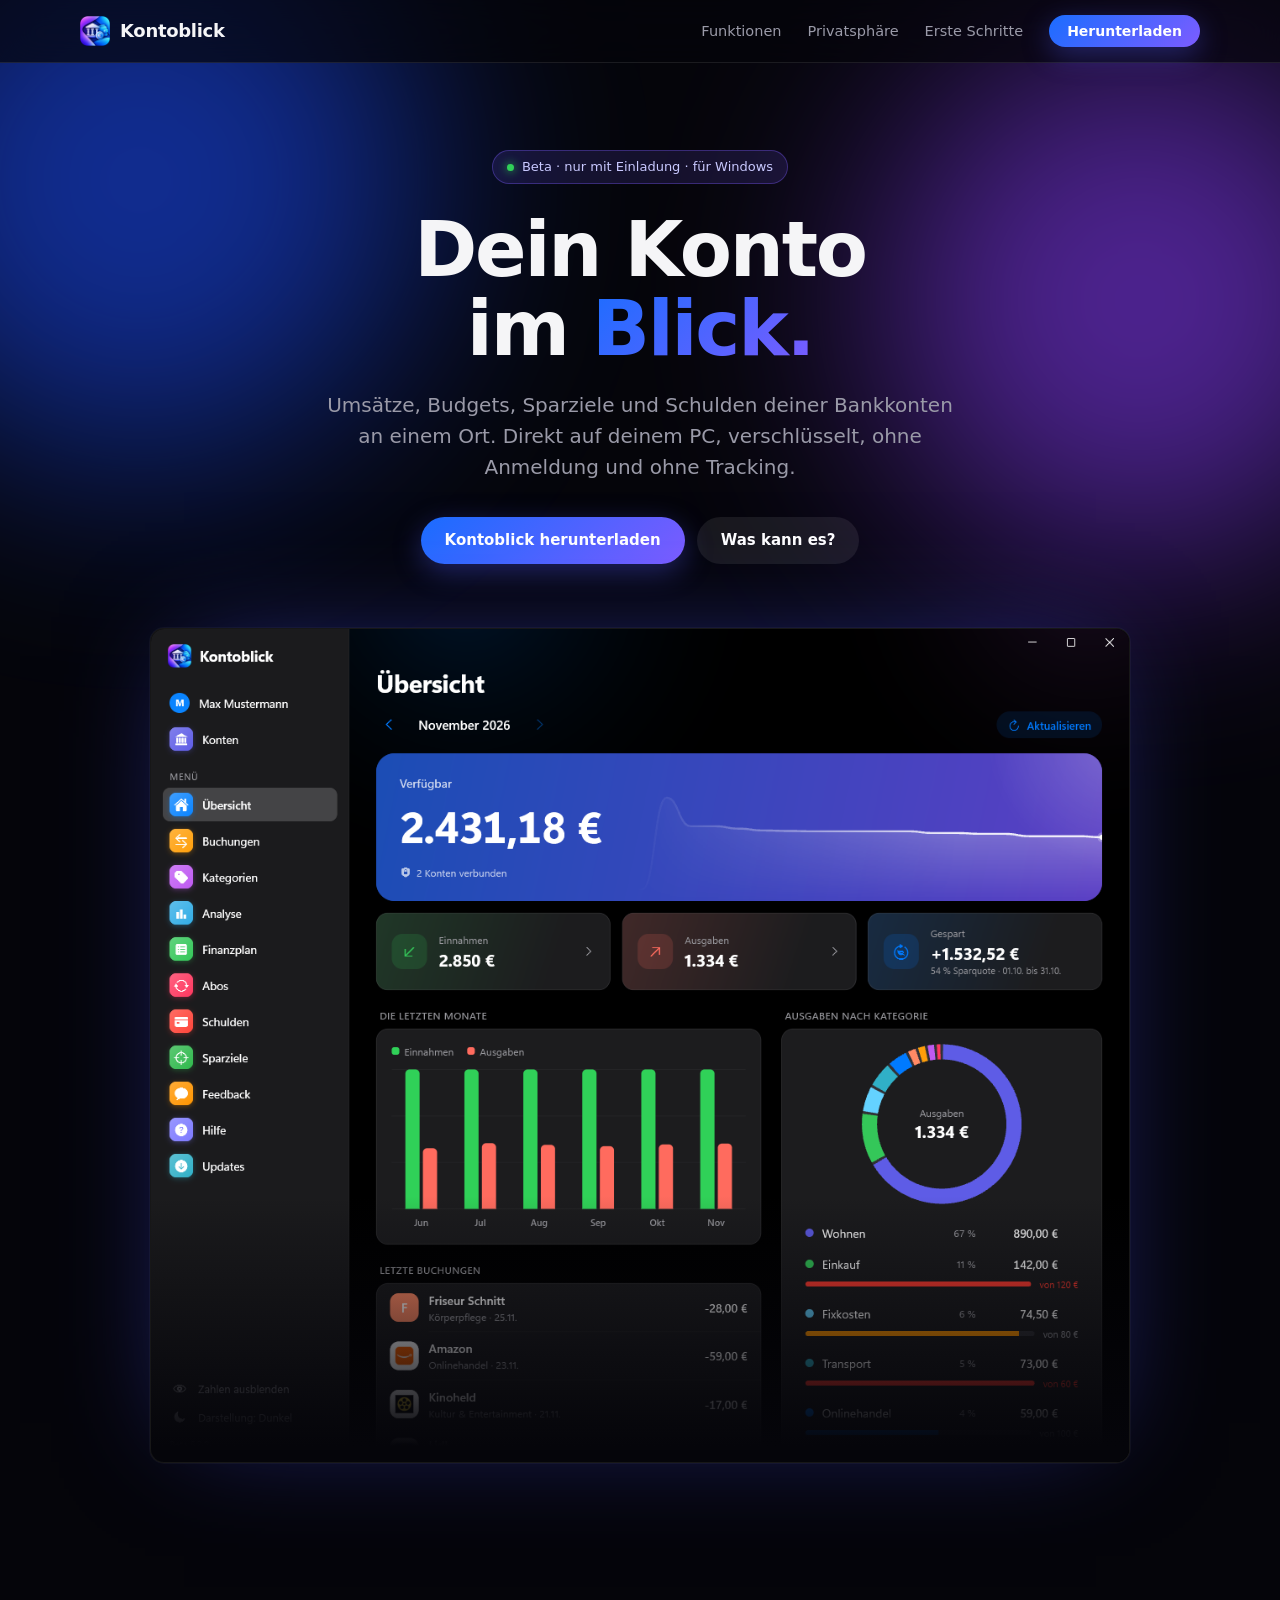
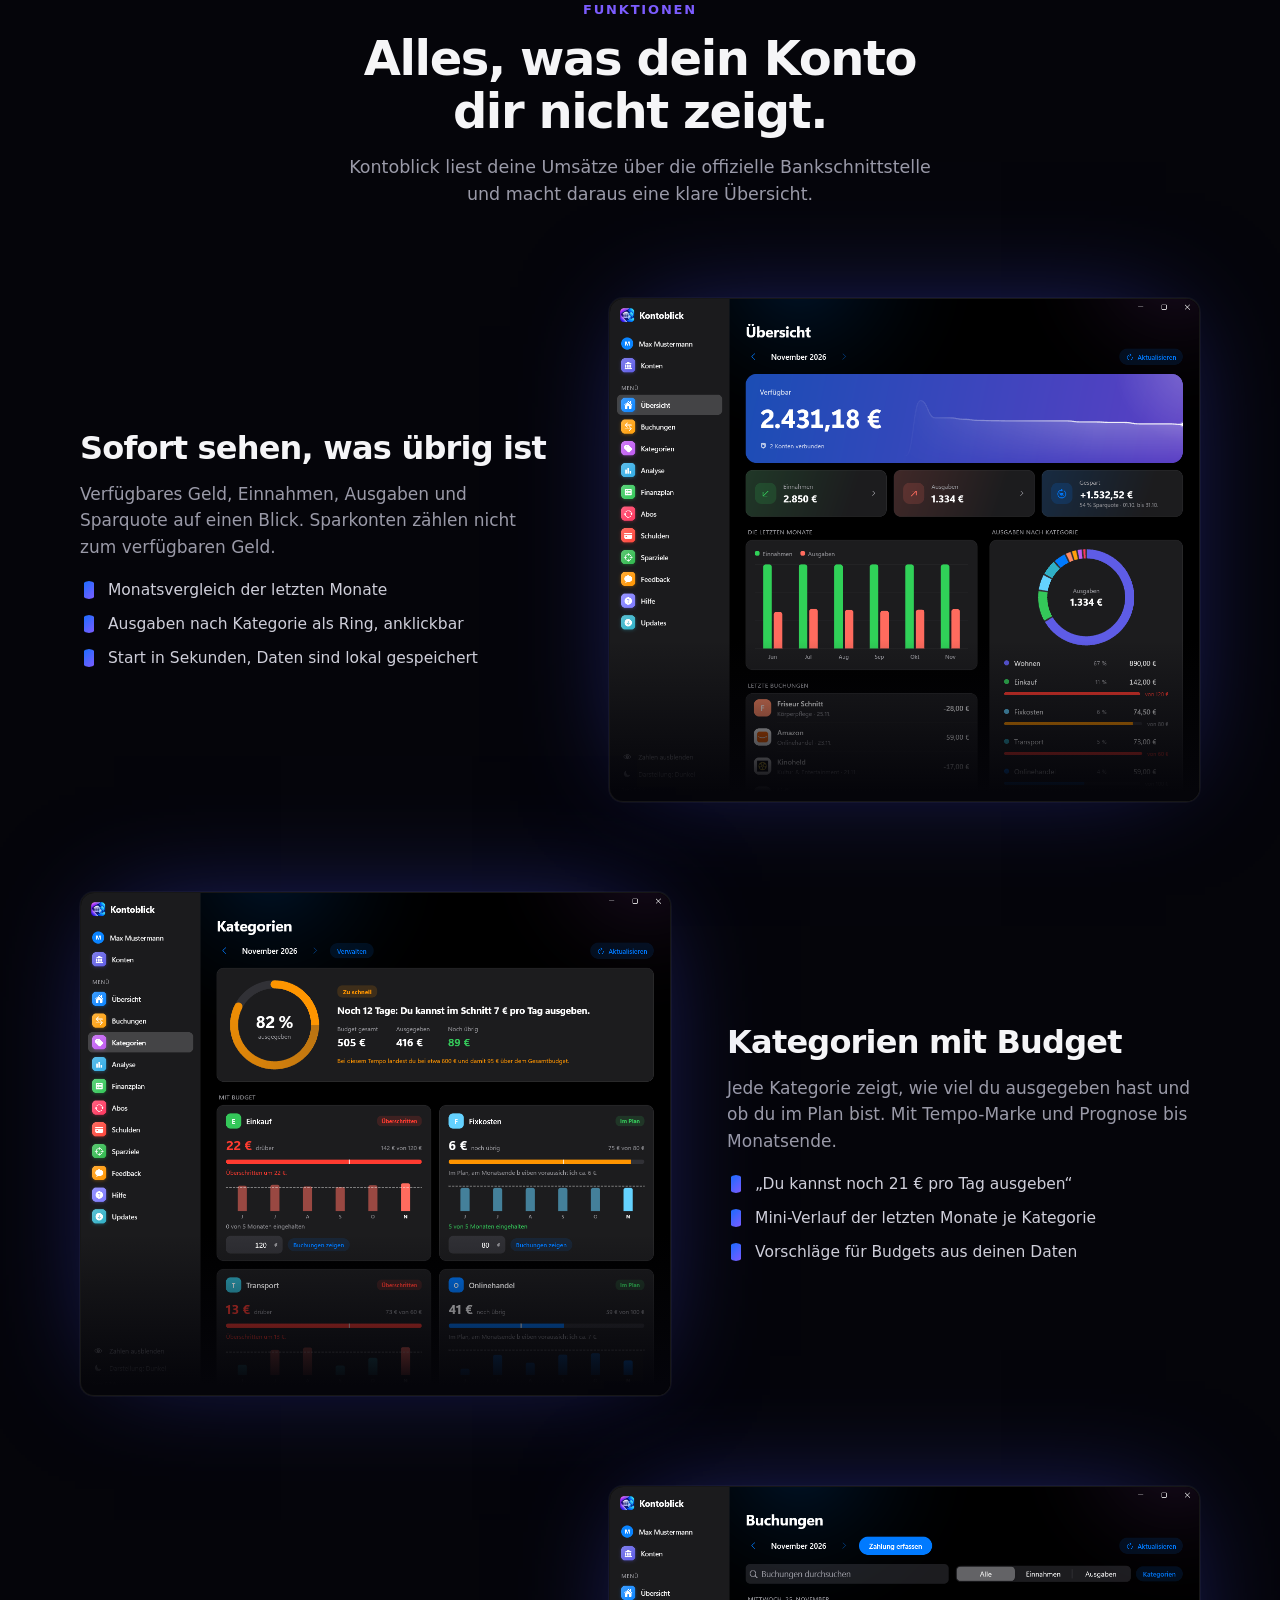
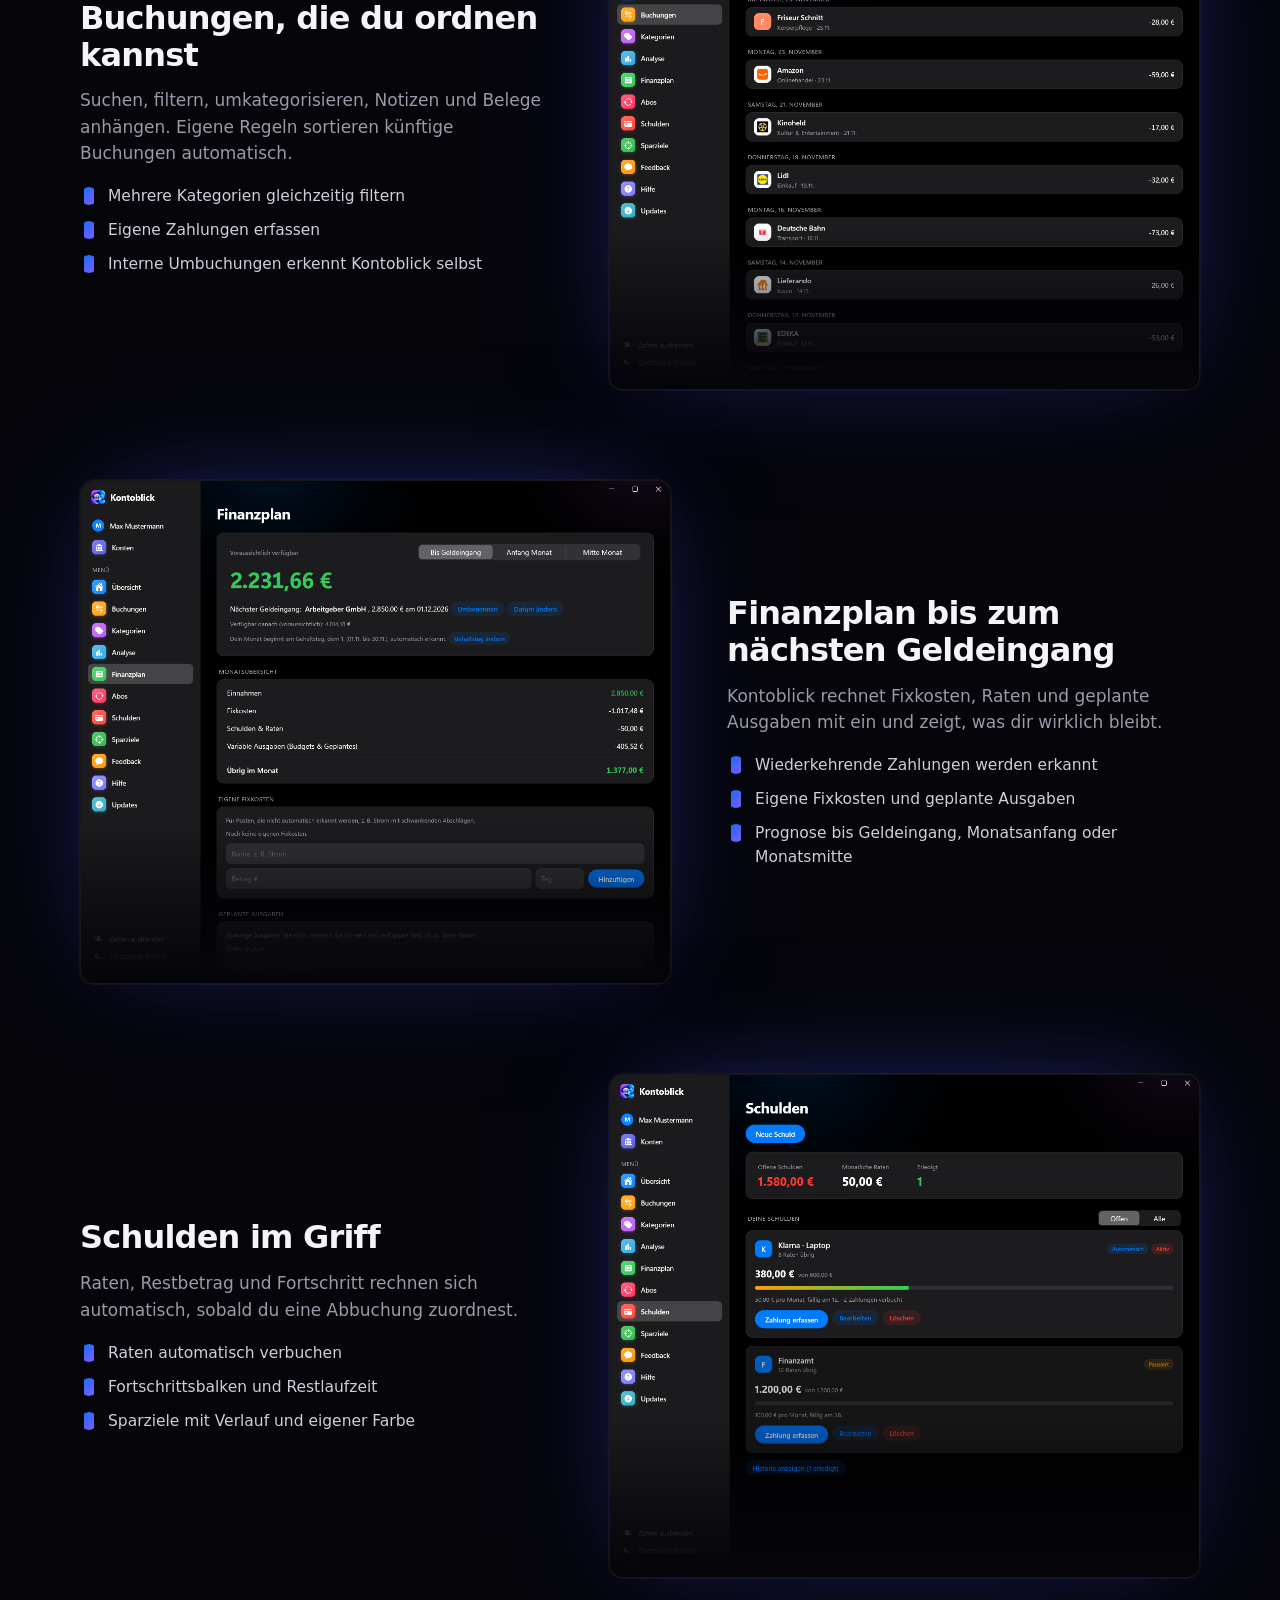
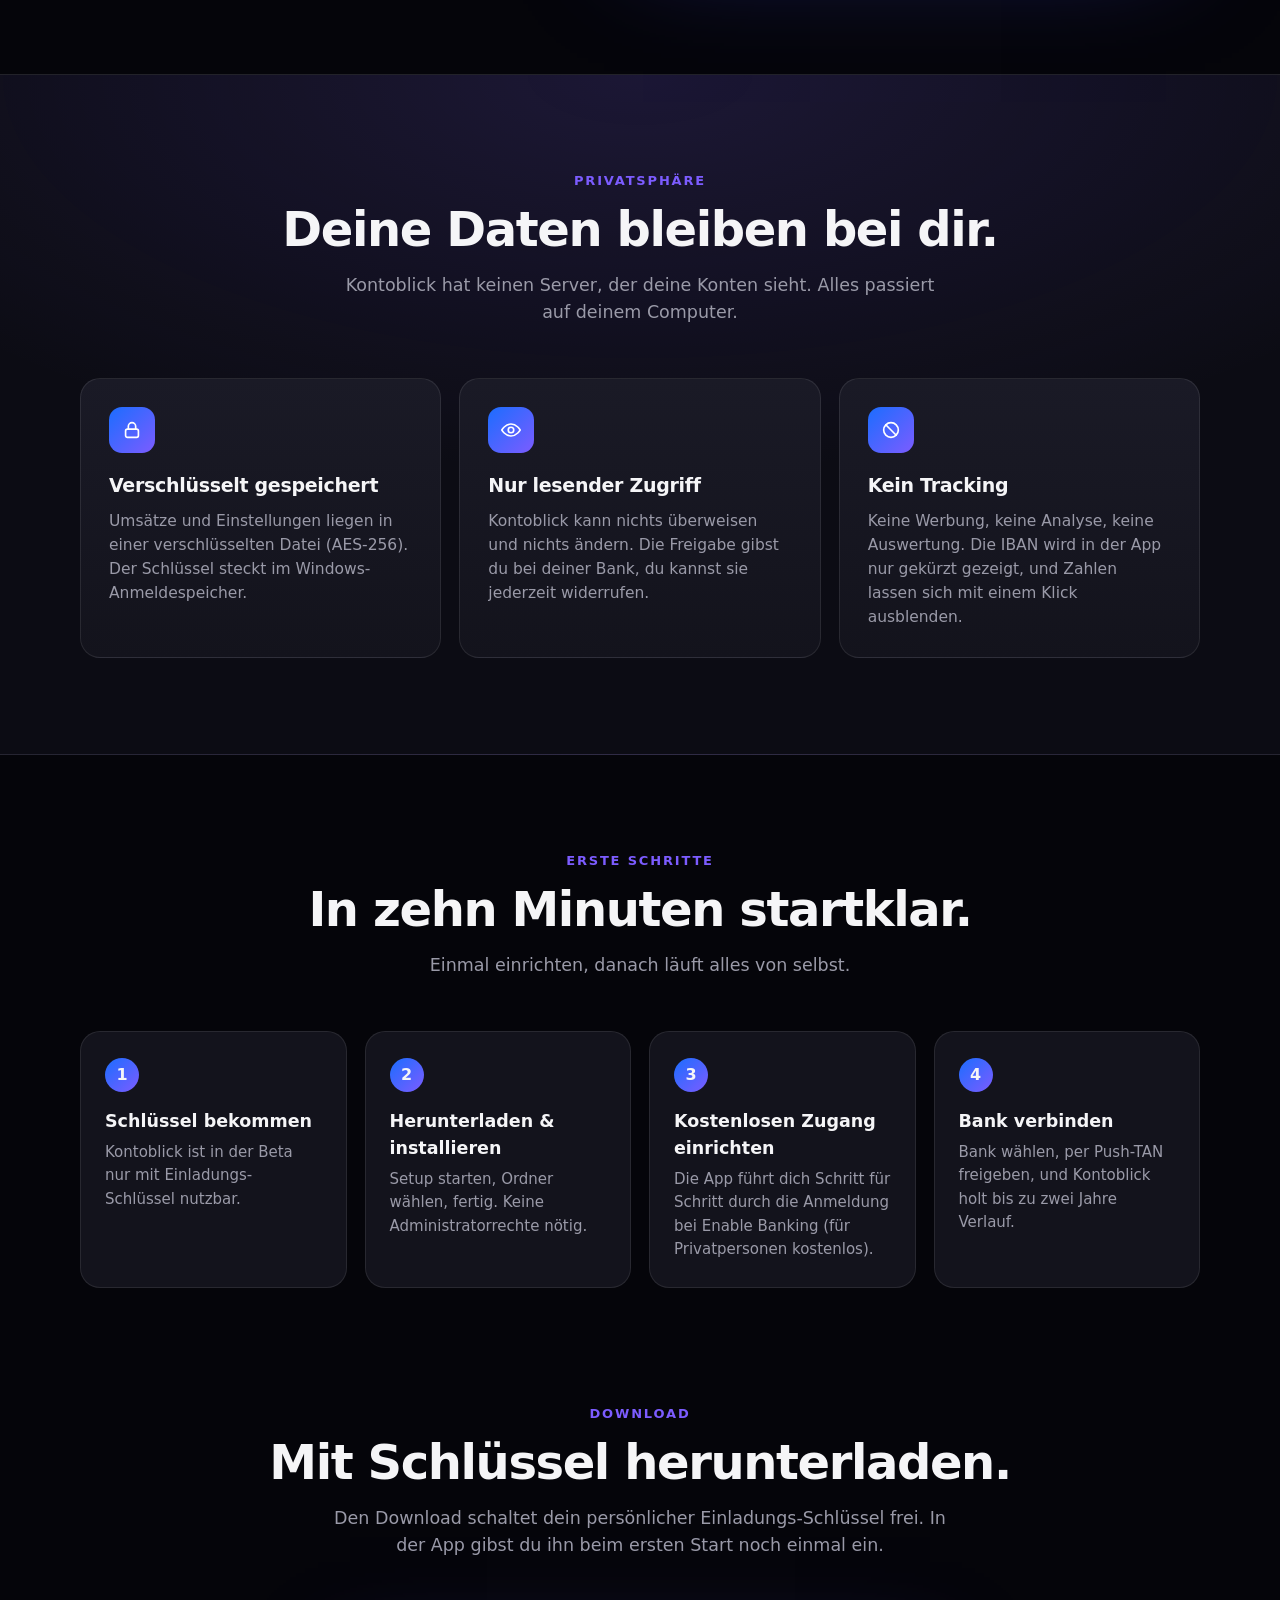
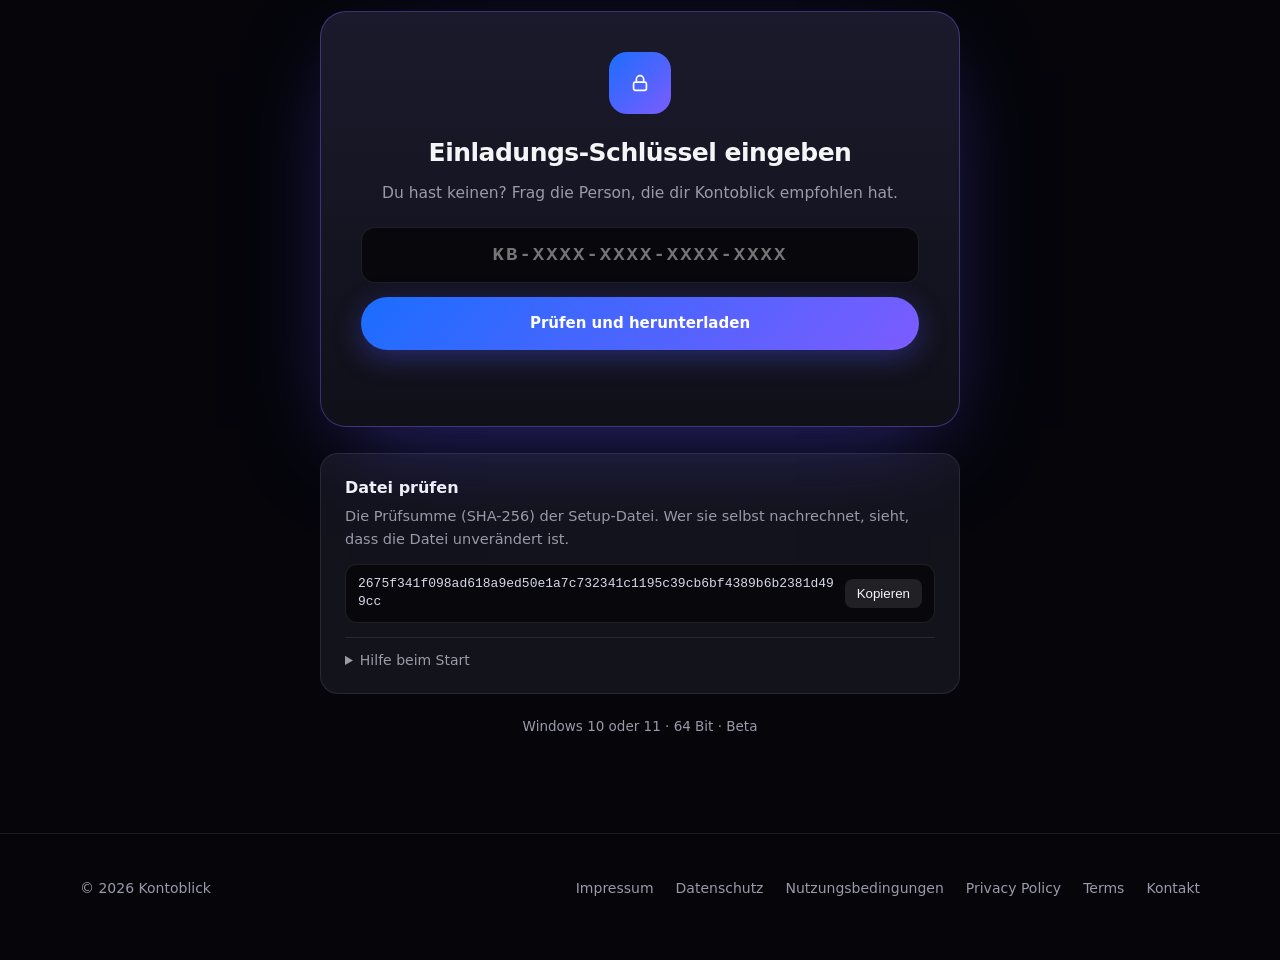
<file: index.html>
<!doctype html>
<html lang="de">
<head>
<meta charset="utf-8">
<meta name="viewport" content="width=device-width,initial-scale=1">
<title>Kontoblick – Dein Konto im Blick</title>
<meta name="description" content="Kontoblick zeigt Umsätze, Budgets, Sparziele und Schulden deiner Bankkonten. Privat, lokal verschlüsselt auf deinem Windows-PC. Beta, nur mit Einladung.">
<link rel="canonical" href="https://kontoblick.laudymedia.de/">
<meta property="og:type" content="website">
<meta property="og:site_name" content="Kontoblick">
<meta property="og:locale" content="de_DE">
<meta property="og:url" content="https://kontoblick.laudymedia.de/">
<meta property="og:title" content="Kontoblick – Dein Konto im Blick">
<meta property="og:description" content="Umsätze, Budgets, Sparziele und Schulden an einem Ort. Privat, verschlüsselt und lokal auf deinem PC. Beta, nur mit Einladung.">
<meta property="og:image" content="https://kontoblick.laudymedia.de/img/og.png">
<meta property="og:image:type" content="image/png">
<meta property="og:image:width" content="1200">
<meta property="og:image:height" content="630">
<meta property="og:image:alt" content="Kontoblick: Übersicht mit verfügbarem Geld, Einnahmen, Ausgaben und Kategorien">
<meta name="twitter:card" content="summary_large_image">
<meta name="twitter:title" content="Kontoblick – Dein Konto im Blick">
<meta name="twitter:description" content="Umsätze, Budgets, Sparziele und Schulden an einem Ort. Privat und lokal auf deinem PC.">
<meta name="twitter:image" content="https://kontoblick.laudymedia.de/img/og.png">
<meta name="theme-color" content="#7c5cff">
<script>document.documentElement.classList.add('js')</script>
<link rel="icon" href="img/favicon.png">
<style>
:root{
  --bg:#05050a; --bg2:#0c0c14; --card:#13131c; --card2:#1a1a26; --line:rgba(255,255,255,.09);
  --text:#f5f5f7; --muted:#9a9aa8; --blue:#0a84ff; --violet:#7c5cff; --green:#30d158; --red:#ff453a;
  --grad:linear-gradient(135deg,#1b6dff 0%,#7c5cff 100%);
}
*{box-sizing:border-box;margin:0;padding:0}
html{scroll-behavior:smooth}
body{background:var(--bg);color:var(--text);font:16px/1.55 "Segoe UI Variable Text","Segoe UI",system-ui,-apple-system,sans-serif;-webkit-font-smoothing:antialiased;overflow-x:hidden}
a{color:inherit}
img{display:block;max-width:100%}
.wrap{width:min(1120px,100% - 40px);margin:0 auto}
@media(prefers-reduced-motion:reduce){html{scroll-behavior:auto}*{animation:none!important;transition:none!important}}

/* Navigation */
nav{position:fixed;inset:0 0 auto 0;z-index:20;backdrop-filter:blur(18px);background:rgba(5,5,10,.7);border-bottom:1px solid var(--line)}
nav .wrap{display:flex;align-items:center;height:62px;gap:28px}
.brand{display:flex;align-items:center;gap:10px;font-weight:700;font-size:18px;letter-spacing:-.3px;text-decoration:none}
.brand img{width:30px;height:30px}
nav .links{display:flex;align-items:center;gap:26px;margin-left:auto;font-size:14.5px;color:var(--muted)}
nav .links a{text-decoration:none;transition:color .2s}
nav .links a:hover{color:var(--text)}
nav .links a.btn,nav .links a.btn:hover{color:#fff;line-height:1.2}
.btn{display:inline-flex;align-items:center;justify-content:center;gap:8px;border:0;cursor:pointer;font:inherit;font-weight:600;font-size:15px;color:#fff;background:var(--grad);padding:12px 24px;border-radius:999px;text-decoration:none;transition:transform .15s,box-shadow .25s,filter .2s;box-shadow:0 8px 28px rgba(80,90,255,.35)}
.btn:hover{transform:translateY(-1px);filter:brightness(1.08);box-shadow:0 12px 34px rgba(80,90,255,.5)}
.btn:active{transform:scale(.98)}
.btn.ghost{background:rgba(255,255,255,.08);box-shadow:none}
.btn.small{padding:8px 18px;font-size:14px}
@media(max-width:720px){nav .links a:not(.btn){display:none}}

/* Hero */
.hero{position:relative;padding:150px 0 40px;text-align:center;overflow-x:clip;overflow-y:visible}
.hero::before,.hero::after{content:"";position:absolute;border-radius:50%;filter:blur(110px);opacity:.55;z-index:0;animation:float 16s ease-in-out infinite}
.hero::before{width:560px;height:560px;background:#1b4dff;left:-140px;top:-100px}
.hero::after{width:520px;height:520px;background:#8a3dff;right:-120px;top:40px;animation-delay:-8s}
@keyframes float{50%{transform:translate(50px,40px) scale(1.08)}}
.hero .wrap{position:relative;z-index:1}
.pill{display:inline-flex;gap:8px;align-items:center;font-size:13px;color:#c9c9ff;background:rgba(124,92,255,.14);border:1px solid rgba(124,92,255,.35);padding:6px 14px;border-radius:999px;margin-bottom:26px}
.pill i{width:7px;height:7px;border-radius:50%;background:var(--green);box-shadow:0 0 10px var(--green)}
h1{font-size:clamp(40px,7vw,76px);line-height:1.04;letter-spacing:-2.2px;font-weight:800}
h1 span{background:var(--grad);-webkit-background-clip:text;background-clip:text;color:transparent}
.lead{max-width:640px;margin:22px auto 34px;font-size:clamp(17px,2.2vw,20px);color:var(--muted)}
.cta{display:flex;gap:12px;justify-content:center;flex-wrap:wrap}
.shot-hero{margin:64px auto 0;max-width:980px}
.window{border-radius:14px;overflow:hidden;border:1px solid var(--line);background:#000;box-shadow:0 -6px 110px -34px rgba(70,80,255,.5),0 0 0 1px rgba(255,255,255,.04)}
.window{position:relative}
.window img{width:100%;height:auto}
.window::after{content:"";position:absolute;left:0;right:0;bottom:0;height:32%;background:linear-gradient(to bottom,transparent,var(--bg) 94%);pointer-events:none}
.hero .shot-hero{transform:perspective(1600px) rotateX(5deg);transform-origin:top;transition:transform 1s cubic-bezier(.2,.7,.2,1)}
.hero .shot-hero.in{transform:perspective(1600px) rotateX(0)}

/* Sektionen */
section{padding:96px 0}
.eyebrow{font-size:13px;font-weight:600;letter-spacing:.14em;text-transform:uppercase;color:var(--violet);margin-bottom:12px}
h2{font-size:clamp(30px,4.6vw,48px);line-height:1.1;letter-spacing:-1.4px;font-weight:800}
.sub{color:var(--muted);max-width:620px;margin-top:16px;font-size:17.5px}
.center{text-align:center}.center .sub{margin-inline:auto}

.feature{display:grid;grid-template-columns:1fr 1.25fr;gap:56px;align-items:center;margin-top:90px}
.feature.flip{grid-template-columns:1.25fr 1fr}
.feature.flip .text{order:2}
.feature h3{font-size:clamp(24px,3vw,32px);letter-spacing:-.8px;line-height:1.15;margin-bottom:14px}
.feature p{color:var(--muted);font-size:17px}
.feature ul{list-style:none;margin-top:18px;display:grid;gap:10px}
.feature li{display:flex;gap:10px;color:#cfcfda;font-size:15.5px}
.feature li::before{content:"";flex:none;width:18px;height:18px;margin-top:3px;border-radius:50%;background:var(--grad) center/10px no-repeat;
  -webkit-mask:none}
.feature li::after{content:"";position:absolute}
@media(max-width:860px){.feature,.feature.flip{grid-template-columns:1fr;gap:28px;margin-top:64px}.feature.flip .text{order:0}}

.grid3{display:grid;grid-template-columns:repeat(3,1fr);gap:18px;margin-top:52px}
.card{background:linear-gradient(180deg,var(--card2),var(--card));border:1px solid var(--line);border-radius:20px;padding:28px;transition:transform .3s,border-color .3s}
.card:hover{transform:translateY(-4px);border-color:rgba(124,92,255,.5)}
.card .ico{width:46px;height:46px;border-radius:13px;background:var(--grad);display:grid;place-items:center;margin-bottom:18px;font-size:22px}
.card h4{font-size:19px;letter-spacing:-.3px;margin-bottom:8px}
.card p{color:var(--muted);font-size:15.5px}
@media(max-width:860px){.grid3{grid-template-columns:1fr}}

.privacy{background:radial-gradient(900px 400px at 50% 0,rgba(124,92,255,.14),transparent),var(--bg2);border-block:1px solid var(--line)}

.steps{display:grid;grid-template-columns:repeat(4,1fr);gap:18px;margin-top:52px;counter-reset:s}
.step{position:relative;background:var(--card);border:1px solid var(--line);border-radius:20px;padding:26px 24px}
.step::before{counter-increment:s;content:counter(s);display:grid;place-items:center;width:34px;height:34px;border-radius:50%;background:var(--grad);font-weight:700;margin-bottom:16px}
.step h4{font-size:17.5px;margin-bottom:6px}
.step p{color:var(--muted);font-size:15px}
@media(max-width:960px){.steps{grid-template-columns:1fr 1fr}}
@media(max-width:560px){.steps{grid-template-columns:1fr}}

/* Download */
.dl{position:relative;margin:52px auto 0;max-width:640px;background:linear-gradient(180deg,#1a1a2c,#101019);border:1px solid rgba(124,92,255,.4);border-radius:26px;padding:40px;text-align:center;box-shadow:0 30px 90px -30px rgba(90,80,255,.5)}
.dl .lock{width:62px;height:62px;border-radius:18px;background:var(--grad);display:grid;place-items:center;margin:0 auto 20px;font-size:28px;transition:transform .5s}
.dl.open .lock{transform:rotate(-12deg) scale(1.08)}
.dl h3{font-size:25px;letter-spacing:-.5px}
.dl p{color:var(--muted);margin:8px 0 22px;font-size:15.5px}
.code{width:100%;padding:16px 18px;border-radius:14px;border:1.5px solid var(--line);background:#07070c;color:var(--text);font:600 19px/1 Consolas,"SF Mono",monospace;letter-spacing:2px;text-align:center;text-transform:uppercase;outline:none;transition:border-color .2s,box-shadow .2s}
.code:focus{border-color:var(--violet);box-shadow:0 0 0 4px rgba(124,92,255,.2)}
.dl .btn{width:100%;margin-top:14px;padding:15px}
.msg{min-height:22px;margin-top:14px;font-size:14.5px}
.msg.err{color:var(--red)}.msg.ok{color:var(--green)}
.shake{animation:shake .4s}
@keyframes shake{20%,60%{transform:translateX(-7px)}40%,80%{transform:translateX(7px)}}
.dl .ready{display:none}
.dl.open .ready{display:block;animation:pop .5s cubic-bezier(.2,.9,.3,1.2)}
.dl.open .ask{display:none}
@keyframes pop{from{opacity:0;transform:scale(.94)}}
.small{font-size:13.5px;color:var(--muted)}
.bar{height:10px;border-radius:6px;background:rgba(255,255,255,.1);overflow:hidden;margin:0 0 18px}
.bar i{display:block;height:100%;width:0;background:var(--grad);border-radius:6px;transition:width .15s}
.btn[aria-busy=true]{opacity:.6;pointer-events:none}
.verify{max-width:640px;margin:26px auto 0;text-align:left;background:var(--card);border:1px solid var(--line);border-radius:18px;padding:22px 24px}
.verify h4{font-size:16px;margin-bottom:4px}
.verify p{color:var(--muted);font-size:14.5px}
.verify .hash{display:flex;gap:10px;align-items:center;margin:14px 0 4px;background:#07070c;border:1px solid var(--line);border-radius:12px;padding:10px 12px}
.verify code{flex:1;min-width:0;font:13px/1.4 Consolas,"SF Mono",monospace;color:#d8d8e8;word-break:break-all}
.verify button{flex:none;border:0;border-radius:8px;background:rgba(255,255,255,.1);color:var(--text);font:600 13px inherit;padding:7px 12px;cursor:pointer}
.verify button:hover{background:rgba(255,255,255,.18)}
.verify .vt{margin-top:10px}.verify .vt a{color:#9fb4ff}
.verify details{margin-top:14px;border-top:1px solid var(--line);padding-top:12px}
.verify summary{cursor:pointer;color:var(--muted);font-size:14px}
.verify details p{margin-top:8px}
.note{margin-top:26px;padding:16px 18px;border-radius:14px;background:rgba(255,159,10,.08);border:1px solid rgba(255,159,10,.25);color:#e9c98f;font-size:14.5px;text-align:left}
.note b{color:#ffd58a}

footer{padding:44px 0 60px;border-top:1px solid var(--line);color:var(--muted);font-size:14px}
footer .wrap{display:flex;flex-wrap:wrap;gap:14px 30px;align-items:center}
footer .links{display:flex;gap:22px;flex-wrap:wrap;margin-left:auto}
footer a{text-decoration:none}footer a:hover{color:var(--text)}

/* Einblenden beim Scrollen */
.js .rv{opacity:0;transform:translateY(26px);transition:opacity .8s,transform .8s cubic-bezier(.2,.7,.2,1)}
.js .rv.in{opacity:1;transform:none}
.d1{transition-delay:.1s}.d2{transition-delay:.2s}.d3{transition-delay:.3s}
</style>
</head>
<body>

<nav>
  <div class="wrap">
    <a class="brand" href="#top"><img src="img/logo.png" alt="" width="30" height="30">Kontoblick</a>
    <div class="links">
      <a href="#funktionen">Funktionen</a>
      <a href="#privat">Privatsphäre</a>
      <a href="#start">Erste Schritte</a>
      <a class="btn small" href="#download">Herunterladen</a>
    </div>
  </div>
</nav>

<header class="hero" id="top">
  <div class="wrap">
    <div class="pill rv"><i></i>Beta · nur mit Einladung · für Windows</div>
    <h1 class="rv d1">Dein Konto<br>im <span>Blick.</span></h1>
    <p class="lead rv d2">Umsätze, Budgets, Sparziele und Schulden deiner Bankkonten an einem Ort. Direkt auf deinem PC, verschlüsselt, ohne Anmeldung und ohne Tracking.</p>
    <div class="cta rv d3">
      <a class="btn" href="#download">Kontoblick herunterladen</a>
      <a class="btn ghost" href="#funktionen">Was kann es?</a>
    </div>
    <div class="shot-hero" id="heroShot">
      <div class="window"><img src="img/overview-dark.png" alt="Kontoblick Übersicht mit verfügbarem Geld, Einnahmen, Ausgaben und Kategorien" width="1164" height="992"></div>
    </div>
  </div>
</header>

<section id="funktionen">
  <div class="wrap">
    <div class="center">
      <div class="eyebrow rv">Funktionen</div>
      <h2 class="rv d1">Alles, was dein Konto<br>dir nicht zeigt.</h2>
      <p class="sub rv d2">Kontoblick liest deine Umsätze über die offizielle Bankschnittstelle und macht daraus eine klare Übersicht.</p>
    </div>

    <div class="feature rv">
      <div class="text">
        <h3>Sofort sehen, was übrig ist</h3>
        <p>Verfügbares Geld, Einnahmen, Ausgaben und Sparquote auf einen Blick. Sparkonten zählen nicht zum verfügbaren Geld.</p>
        <ul><li>Monatsvergleich der letzten Monate</li><li>Ausgaben nach Kategorie als Ring, anklickbar</li><li>Start in Sekunden, Daten sind lokal gespeichert</li></ul>
      </div>
      <div class="window"><img loading="lazy" src="img/overview-dark.png" alt="Übersicht" width="1164" height="992"></div>
    </div>

    <div class="feature flip rv">
      <div class="text">
        <h3>Kategorien mit Budget</h3>
        <p>Jede Kategorie zeigt, wie viel du ausgegeben hast und ob du im Plan bist. Mit Tempo-Marke und Prognose bis Monatsende.</p>
        <ul><li>„Du kannst noch 21 € pro Tag ausgeben“</li><li>Mini-Verlauf der letzten Monate je Kategorie</li><li>Vorschläge für Budgets aus deinen Daten</li></ul>
      </div>
      <div class="window"><img loading="lazy" src="img/categories-dark.png" alt="Kategorien und Budgets" width="1164" height="992"></div>
    </div>

    <div class="feature rv">
      <div class="text">
        <h3>Buchungen, die du ordnen kannst</h3>
        <p>Suchen, filtern, umkategorisieren, Notizen und Belege anhängen. Eigene Regeln sortieren künftige Buchungen automatisch.</p>
        <ul><li>Mehrere Kategorien gleichzeitig filtern</li><li>Eigene Zahlungen erfassen</li><li>Interne Umbuchungen erkennt Kontoblick selbst</li></ul>
      </div>
      <div class="window"><img loading="lazy" src="img/bookings-dark.png" alt="Buchungen" width="1164" height="992"></div>
    </div>

    <div class="feature flip rv">
      <div class="text">
        <h3>Finanzplan bis zum nächsten Geldeingang</h3>
        <p>Kontoblick rechnet Fixkosten, Raten und geplante Ausgaben mit ein und zeigt, was dir wirklich bleibt.</p>
        <ul><li>Wiederkehrende Zahlungen werden erkannt</li><li>Eigene Fixkosten und geplante Ausgaben</li><li>Prognose bis Geldeingang, Monatsanfang oder Monatsmitte</li></ul>
      </div>
      <div class="window"><img loading="lazy" src="img/plan-dark.png" alt="Finanzplan" width="1164" height="992"></div>
    </div>

    <div class="feature rv">
      <div class="text">
        <h3>Schulden im Griff</h3>
        <p>Raten, Restbetrag und Fortschritt rechnen sich automatisch, sobald du eine Abbuchung zuordnest.</p>
        <ul><li>Raten automatisch verbuchen</li><li>Fortschrittsbalken und Restlaufzeit</li><li>Sparziele mit Verlauf und eigener Farbe</li></ul>
      </div>
      <div class="window"><img loading="lazy" src="img/debts-dark.png" alt="Schulden" width="1164" height="992"></div>
    </div>
  </div>
</section>

<section class="privacy" id="privat">
  <div class="wrap">
    <div class="center">
      <div class="eyebrow rv">Privatsphäre</div>
      <h2 class="rv d1">Deine Daten bleiben bei dir.</h2>
      <p class="sub rv d2">Kontoblick hat keinen Server, der deine Konten sieht. Alles passiert auf deinem Computer.</p>
    </div>
    <div class="grid3">
      <div class="card rv"><div class="ico"><svg viewBox="0 0 24 24" width="22" height="22" fill="none" stroke="#fff" stroke-width="1.8" stroke-linecap="round" stroke-linejoin="round" aria-hidden="true"><rect x="5" y="11" width="14" height="9" rx="2"/><path d="M8 11V8a4 4 0 0 1 8 0v3"/></svg></div><h4>Verschlüsselt gespeichert</h4><p>Umsätze und Einstellungen liegen in einer verschlüsselten Datei (AES-256). Der Schlüssel steckt im Windows-Anmeldespeicher.</p></div>
      <div class="card rv d1"><div class="ico"><svg viewBox="0 0 24 24" width="22" height="22" fill="none" stroke="#fff" stroke-width="1.8" stroke-linecap="round" stroke-linejoin="round" aria-hidden="true"><path d="M2 12s3.6-6.5 10-6.5S22 12 22 12s-3.6 6.5-10 6.5S2 12 2 12z"/><circle cx="12" cy="12" r="3"/></svg></div><h4>Nur lesender Zugriff</h4><p>Kontoblick kann nichts überweisen und nichts ändern. Die Freigabe gibst du bei deiner Bank, du kannst sie jederzeit widerrufen.</p></div>
      <div class="card rv d2"><div class="ico"><svg viewBox="0 0 24 24" width="22" height="22" fill="none" stroke="#fff" stroke-width="1.8" stroke-linecap="round" stroke-linejoin="round" aria-hidden="true"><circle cx="12" cy="12" r="8"/><path d="M6.3 6.3l11.4 11.4"/></svg></div><h4>Kein Tracking</h4><p>Keine Werbung, keine Analyse, keine Auswertung. Die IBAN wird in der App nur gekürzt gezeigt, und Zahlen lassen sich mit einem Klick ausblenden.</p></div>
    </div>
  </div>
</section>

<section id="start">
  <div class="wrap">
    <div class="center">
      <div class="eyebrow rv">Erste Schritte</div>
      <h2 class="rv d1">In zehn Minuten startklar.</h2>
      <p class="sub rv d2">Einmal einrichten, danach läuft alles von selbst.</p>
    </div>
    <div class="steps">
      <div class="step rv"><h4>Schlüssel bekommen</h4><p>Kontoblick ist in der Beta nur mit Einladungs-Schlüssel nutzbar.</p></div>
      <div class="step rv d1"><h4>Herunterladen & installieren</h4><p>Setup starten, Ordner wählen, fertig. Keine Administratorrechte nötig.</p></div>
      <div class="step rv d2"><h4>Kostenlosen Zugang einrichten</h4><p>Die App führt dich Schritt für Schritt durch die Anmeldung bei Enable Banking (für Privatpersonen kostenlos).</p></div>
      <div class="step rv d3"><h4>Bank verbinden</h4><p>Bank wählen, per Push-TAN freigeben, und Kontoblick holt bis zu zwei Jahre Verlauf.</p></div>
    </div>
  </div>
</section>

<section id="download" style="padding-top:20px">
  <div class="wrap center">
    <div class="eyebrow rv">Download</div>
    <h2 class="rv d1">Mit Schlüssel herunterladen.</h2>
    <p class="sub rv d2">Den Download schaltet dein persönlicher Einladungs-Schlüssel frei. In der App gibst du ihn beim ersten Start noch einmal ein.</p>

    <div class="dl rv d2" id="dl">
      <div class="lock" id="lock"><svg viewBox="0 0 24 24" width="22" height="22" fill="none" stroke="#fff" stroke-width="1.8" stroke-linecap="round" stroke-linejoin="round" aria-hidden="true"><rect x="5" y="11" width="14" height="9" rx="2"/><path d="M8 11V8a4 4 0 0 1 8 0v3"/></svg></div>
      <div class="ask">
        <h3>Einladungs-Schlüssel eingeben</h3>
        <p>Du hast keinen? Frag die Person, die dir Kontoblick empfohlen hat.</p>
        <form id="form" autocomplete="off">
          <input class="code" id="code" placeholder="KB-XXXX-XXXX-XXXX-XXXX" maxlength="40" spellcheck="false" aria-label="Einladungs-Schlüssel">
          <button class="btn" id="go" type="submit">Prüfen und herunterladen</button>
        </form>
        <div class="msg" id="msg" role="status"></div>
      </div>
      <div class="ready">
        <h3>Schlüssel gültig ✓</h3>
        <p id="dlText">Der Download startet gleich. Falls nicht, klick auf den Knopf.</p>
        <div class="bar" id="bar" hidden><i id="barFill"></i></div>
        <a class="btn" id="file" href="#">Setup herunterladen</a>
        <p class="small" style="margin-top:14px" id="fileInfo"></p>
      </div>
    </div>

    <div class="verify rv" id="verify" hidden>
      <h4>Datei prüfen</h4>
      <p>Die Prüfsumme (SHA-256) der Setup-Datei. Wer sie selbst nachrechnet, sieht, dass die Datei unverändert ist.</p>
      <div class="hash"><code id="hash"></code><button type="button" id="copyHash">Kopieren</button></div>
      <p class="vt" id="vtRow" hidden><a id="vtLink" href="#" target="_blank" rel="noopener">Bei VirusTotal prüfen</a> · Ergebnis von rund 70 Prüfdiensten</p>
      <details>
        <summary>Hilfe beim Start</summary>
        <p>Bei neuen Programmen fragt Windows (SmartScreen) vor dem ersten Start nach. Wähle <b>Weitere Informationen</b> und dann <b>Trotzdem ausführen</b>. Das Setup ist noch nicht digital signiert, deshalb erscheint die Rückfrage.</p>
      </details>
    </div>
    <p class="small" style="margin-top:22px">Windows 10 oder 11 · 64 Bit · Beta</p>
  </div>
</section>

<footer>
  <div class="wrap">
    <span>© 2026 Kontoblick</span>
    <div class="links">
      <a href="impressum.html">Impressum</a>
      <a href="datenschutz.html">Datenschutz</a>
      <a href="nutzungsbedingungen.html">Nutzungsbedingungen</a>
      <a href="privacy.html">Privacy Policy</a>
      <a href="terms.html">Terms</a>
      <a href="mailto:kontoblick@laudymedia.de">Kontakt</a>
    </div>
  </div>
</footer>

<script>
// Der "publishable key" ist für Webseiten und Apps gedacht und darf öffentlich sein.
// Was jemand damit darf, regeln die Zugriffsregeln und die Funktion auf dem Server.
const API = 'https://jgadfqdxyosbgsomoepk.supabase.co';
const KEY = 'sb_publishable_zTdMy5aGsxn2jxy1v9TOdg_ZL5HZXqJ';

const $ = (id) => document.getElementById(id);

// Prüfsumme und Prüf-Link aus release.json (öffentlich, enthält nur Version, Dateiname und Hash)
fetch('release.json', { cache: 'no-store' }).then((r) => r.json()).then((rel) => {
  if (!rel.sha256) return;
  $('hash').textContent = rel.sha256;
  $('verify').hidden = false;
  if (rel.virustotal) {
    $('vtLink').href = 'https://www.virustotal.com/gui/file/' + rel.sha256;
    $('vtRow').hidden = false;
  }
  $('copyHash').addEventListener('click', async () => {
    try { await navigator.clipboard.writeText(rel.sha256); $('copyHash').textContent = 'Kopiert'; setTimeout(() => ($('copyHash').textContent = 'Kopieren'), 1800); } catch (_) {}
  });
}).catch(() => {});

// Einblenden beim Scrollen
const io = new IntersectionObserver((entries) => {
  entries.forEach((e) => { if (e.isIntersecting) { e.target.classList.add('in'); io.unobserve(e.target); } });
}, { threshold: .12 });
document.querySelectorAll('.rv, #heroShot').forEach((el) => io.observe(el));
requestAnimationFrame(() => $('heroShot').classList.add('in'));
// Sicherheitsnetz: Nach 1,2 s ist alles sichtbar, auch wenn die Scroll-Erkennung nicht anspringt.
setTimeout(() => document.querySelectorAll('.rv').forEach((el) => el.classList.add('in')), 2500);

// Eingabe: Großbuchstaben, Bindestriche automatisch
$('code').addEventListener('input', (e) => {
  const raw = e.target.value.toUpperCase().replace(/[^A-Z0-9]/g, '').replace(/^KB/, '').slice(0, 16);
  const parts = raw.match(/.{1,4}/g) || [];
  e.target.value = raw ? 'KB-' + parts.join('-') : '';
  $('msg').textContent = '';
});

// Lädt die Datei selbst und speichert sie unter ihrem Namen. Die Adressleiste und die Download-Liste
// zeigen dann kontoblick.laudymedia.de statt der langen Speicher-Adresse. Bei Problemen klassischer Download.
let saving = false;
async function saveFile(j) {
  if (saving) return;
  saving = true;
  const btn = $('file'), bar = $('bar'), fill = $('barFill'), text = $('dlText');
  btn.setAttribute('aria-busy', 'true');
  bar.hidden = false;
  text.textContent = 'Lade herunter …';
  try {
    const res = await fetch(j.url);
    if (!res.ok || !res.body) throw new Error('http ' + res.status);
    const total = Number(res.headers.get('content-length')) || j.size || 0;
    const reader = res.body.getReader();
    const chunks = [];
    let got = 0;
    for (;;) {
      const { done, value } = await reader.read();
      if (done) break;
      chunks.push(value);
      got += value.length;
      if (total) {
        fill.style.width = Math.min(100, (got / total) * 100) + '%';
        text.textContent = 'Lade herunter … ' + Math.round((got / total) * 100) + ' %';
      }
    }
    const blob = new Blob(chunks, { type: 'application/octet-stream' });
    const a = document.createElement('a');
    a.href = URL.createObjectURL(blob);
    a.download = j.name;
    document.body.appendChild(a);
    a.click();
    a.remove();
    setTimeout(() => URL.revokeObjectURL(a.href), 60000);
    fill.style.width = '100%';
    text.textContent = 'Fertig. Starte das Setup aus deinem Downloads-Ordner.';
  } catch (_) {
    text.textContent = 'Der Download wird anders gestartet …';
    location.href = j.url;
  } finally {
    btn.removeAttribute('aria-busy');
    saving = false;
  }
}

function fail(text) {
  const m = $('msg');
  m.className = 'msg err';
  m.textContent = text;
  $('code').classList.remove('shake');
  void $('code').offsetWidth;
  $('code').classList.add('shake');
}

$('form').addEventListener('submit', async (e) => {
  e.preventDefault();
  const code = $('code').value.trim();
  if (code.length < 10) return fail('Bitte gib deinen ganzen Schlüssel ein.');
  const btn = $('go');
  btn.disabled = true;
  btn.textContent = 'Prüfe …';
  try {
    const r = await fetch(API + '/functions/v1/rapid-action', {
      method: 'POST',
      headers: { 'Content-Type': 'application/json', apikey: KEY },
      body: JSON.stringify({ code }),
    });
    const j = await r.json().catch(() => ({}));
    if (r.status === 403) return fail('Dieser Schlüssel ist nicht gültig oder wurde gesperrt.');
    if (!r.ok || !j.url) return fail(j.error === 'nofile' ? 'Aktuell ist kein Download hinterlegt. Bitte später noch einmal versuchen.' : 'Das hat nicht geklappt. Bitte versuche es später noch einmal.');
    $('dl').classList.add('open');
    $('file').href = j.url;
    $('fileInfo').textContent = j.name + (j.size ? ' · ' + (j.size / 1048576).toFixed(1).replace('.', ',') + ' MB' : '');
    $('file').onclick = (ev) => { ev.preventDefault(); saveFile(j); };
    setTimeout(() => saveFile(j), 700);
  } catch (_) {
    fail('Keine Verbindung. Bist du online?');
  } finally {
    btn.disabled = false;
    btn.textContent = 'Prüfen und herunterladen';
  }
});
</script>
</body>
</html>
</file>
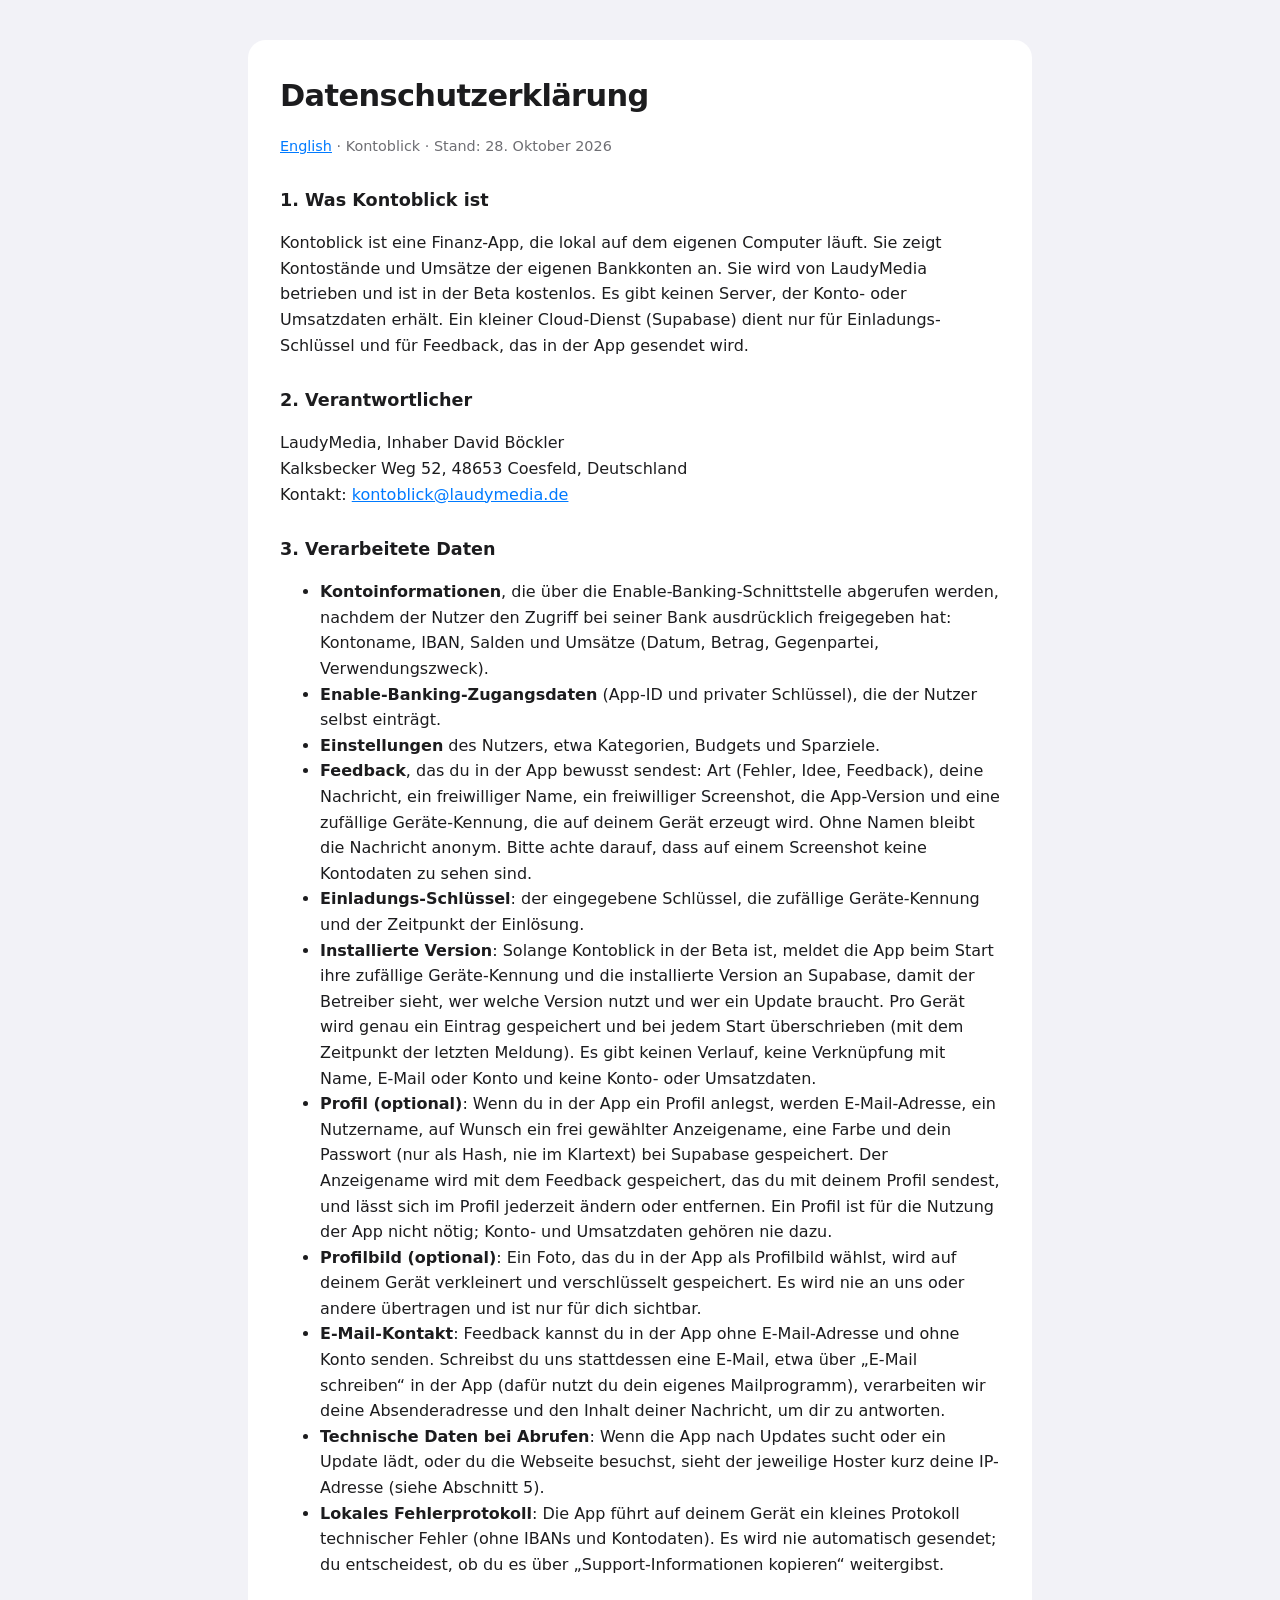
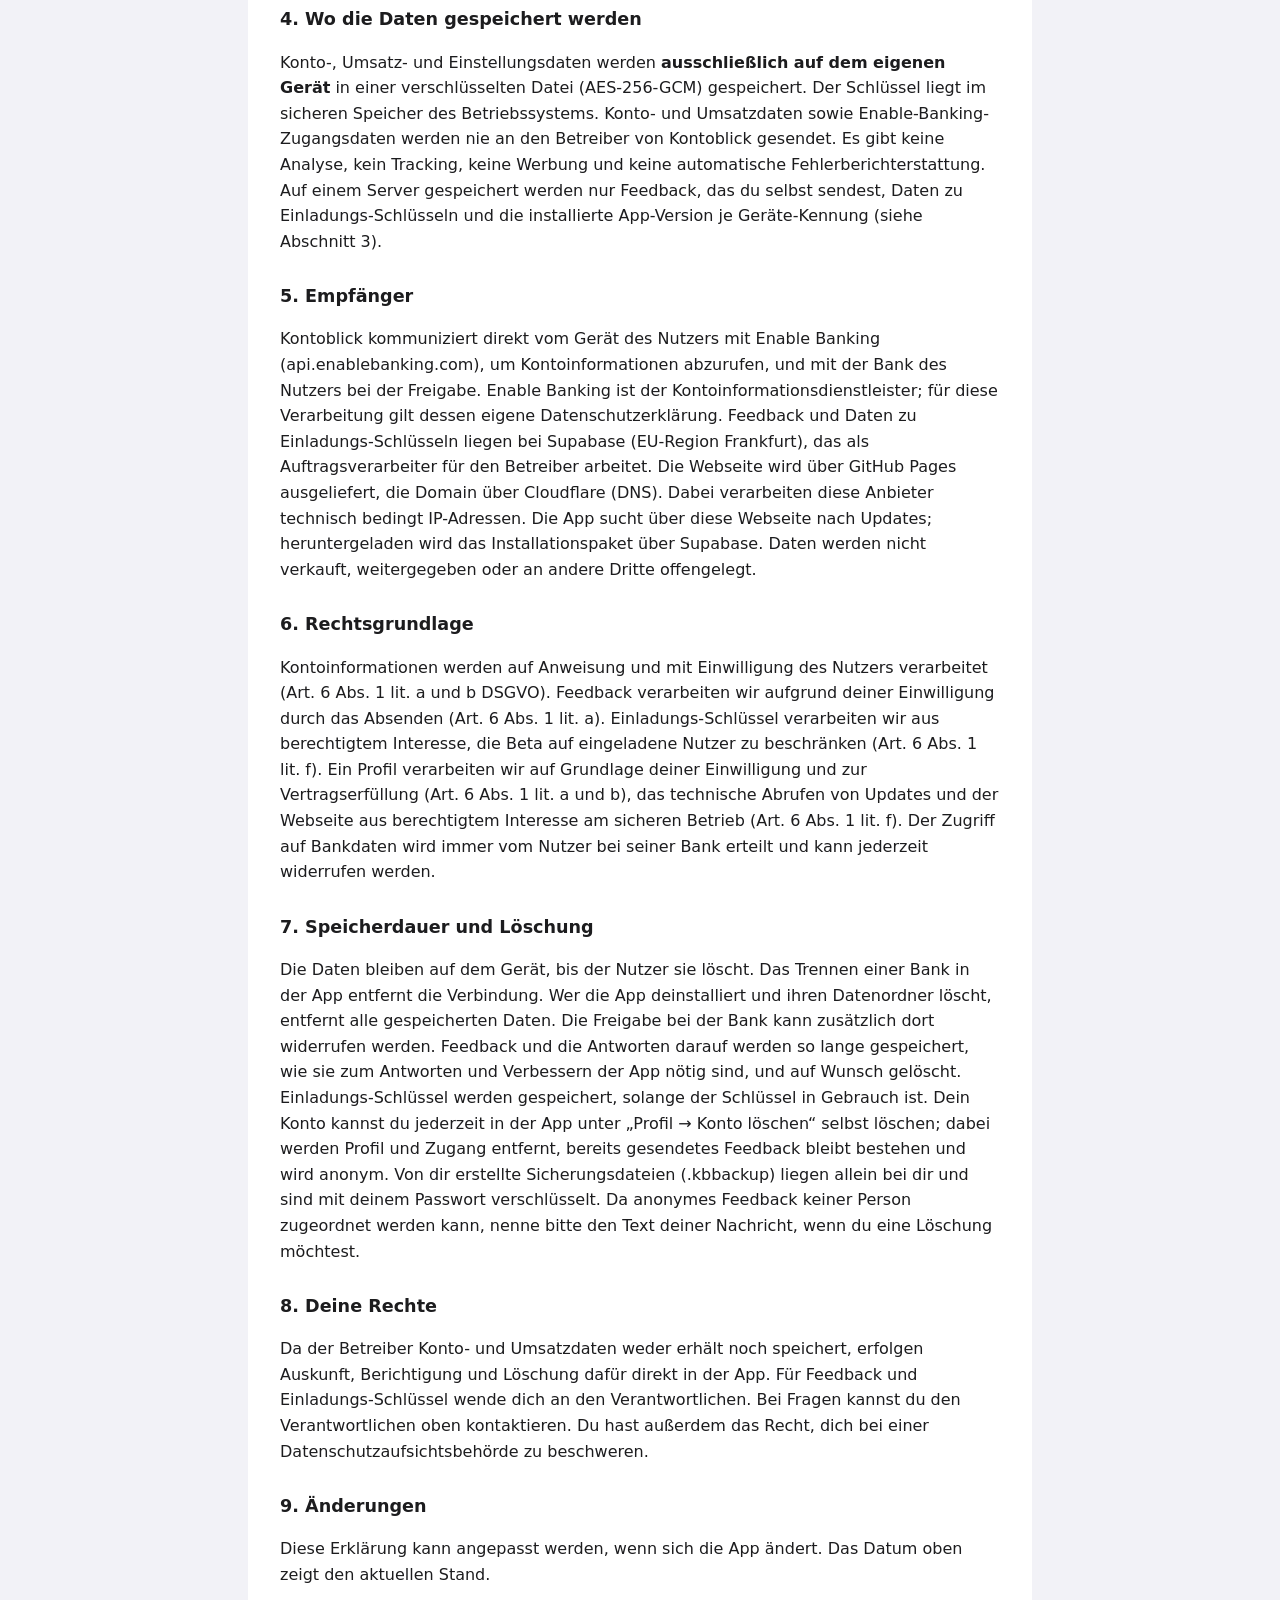
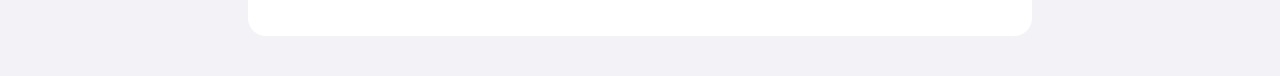
<file: datenschutz.html>
<!doctype html>
<html lang="de"><head><meta charset="utf-8"><meta name="viewport" content="width=device-width,initial-scale=1">
<title>Kontoblick – Datenschutzerklärung</title><link rel="stylesheet" href="style.css"></head>
<body><main>
<h1>Datenschutzerklärung</h1>
<p class="meta"><a href="privacy.html">English</a> · Kontoblick · Stand: 28. Oktober 2026</p>

<h2>1. Was Kontoblick ist</h2>
<p>Kontoblick ist eine Finanz-App, die lokal auf dem eigenen Computer läuft. Sie zeigt Kontostände und Umsätze der eigenen Bankkonten an. Sie wird von LaudyMedia betrieben und ist in der Beta kostenlos. Es gibt keinen Server, der Konto- oder Umsatzdaten erhält. Ein kleiner Cloud-Dienst (Supabase) dient nur für Einladungs-Schlüssel und für Feedback, das in der App gesendet wird.</p>

<h2>2. Verantwortlicher</h2>
<p>LaudyMedia, Inhaber David Böckler<br>Kalksbecker Weg 52, 48653 Coesfeld, Deutschland<br>Kontakt: <a href="mailto:kontoblick@laudymedia.de">kontoblick@laudymedia.de</a></p>

<h2>3. Verarbeitete Daten</h2>
<ul>
<li><strong>Kontoinformationen</strong>, die über die Enable-Banking-Schnittstelle abgerufen werden, nachdem der Nutzer den Zugriff bei seiner Bank ausdrücklich freigegeben hat: Kontoname, IBAN, Salden und Umsätze (Datum, Betrag, Gegenpartei, Verwendungszweck).</li>
<li><strong>Enable-Banking-Zugangsdaten</strong> (App-ID und privater Schlüssel), die der Nutzer selbst einträgt.</li>
<li><strong>Einstellungen</strong> des Nutzers, etwa Kategorien, Budgets und Sparziele.</li>
<li><strong>Feedback</strong>, das du in der App bewusst sendest: Art (Fehler, Idee, Feedback), deine Nachricht, ein freiwilliger Name, ein freiwilliger Screenshot, die App-Version und eine zufällige Geräte-Kennung, die auf deinem Gerät erzeugt wird. Ohne Namen bleibt die Nachricht anonym. Bitte achte darauf, dass auf einem Screenshot keine Kontodaten zu sehen sind.</li>
<li><strong>Einladungs-Schlüssel</strong>: der eingegebene Schlüssel, die zufällige Geräte-Kennung und der Zeitpunkt der Einlösung.</li>
<li><strong>Installierte Version</strong>: Solange Kontoblick in der Beta ist, meldet die App beim Start ihre zufällige Geräte-Kennung und die installierte Version an Supabase, damit der Betreiber sieht, wer welche Version nutzt und wer ein Update braucht. Pro Gerät wird genau ein Eintrag gespeichert und bei jedem Start überschrieben (mit dem Zeitpunkt der letzten Meldung). Es gibt keinen Verlauf, keine Verknüpfung mit Name, E-Mail oder Konto und keine Konto- oder Umsatzdaten.</li>
<li><strong>Profil (optional)</strong>: Wenn du in der App ein Profil anlegst, werden E-Mail-Adresse, ein Nutzername, auf Wunsch ein frei gewählter Anzeigename, eine Farbe und dein Passwort (nur als Hash, nie im Klartext) bei Supabase gespeichert. Der Anzeigename wird mit dem Feedback gespeichert, das du mit deinem Profil sendest, und lässt sich im Profil jederzeit ändern oder entfernen. Ein Profil ist für die Nutzung der App nicht nötig; Konto- und Umsatzdaten gehören nie dazu.</li>
<li><strong>Profilbild (optional)</strong>: Ein Foto, das du in der App als Profilbild wählst, wird auf deinem Gerät verkleinert und verschlüsselt gespeichert. Es wird nie an uns oder andere übertragen und ist nur für dich sichtbar.</li>
<li><strong>E-Mail-Kontakt</strong>: Feedback kannst du in der App ohne E-Mail-Adresse und ohne Konto senden. Schreibst du uns stattdessen eine E-Mail, etwa über „E-Mail schreiben“ in der App (dafür nutzt du dein eigenes Mailprogramm), verarbeiten wir deine Absenderadresse und den Inhalt deiner Nachricht, um dir zu antworten.</li>
<li><strong>Technische Daten bei Abrufen</strong>: Wenn die App nach Updates sucht oder ein Update lädt, oder du die Webseite besuchst, sieht der jeweilige Hoster kurz deine IP-Adresse (siehe Abschnitt 5).</li>
<li><strong>Lokales Fehlerprotokoll</strong>: Die App führt auf deinem Gerät ein kleines Protokoll technischer Fehler (ohne IBANs und Kontodaten). Es wird nie automatisch gesendet; du entscheidest, ob du es über „Support-Informationen kopieren“ weitergibst.</li>
</ul>

<h2>4. Wo die Daten gespeichert werden</h2>
<p>Konto-, Umsatz- und Einstellungsdaten werden <strong>ausschließlich auf dem eigenen Gerät</strong> in einer verschlüsselten Datei (AES-256-GCM) gespeichert. Der Schlüssel liegt im sicheren Speicher des Betriebssystems. Konto- und Umsatzdaten sowie Enable-Banking-Zugangsdaten werden nie an den Betreiber von Kontoblick gesendet. Es gibt keine Analyse, kein Tracking, keine Werbung und keine automatische Fehlerberichterstattung. Auf einem Server gespeichert werden nur Feedback, das du selbst sendest, Daten zu Einladungs-Schlüsseln und die installierte App-Version je Geräte-Kennung (siehe Abschnitt 3).</p>

<h2>5. Empfänger</h2>
<p>Kontoblick kommuniziert direkt vom Gerät des Nutzers mit Enable Banking (api.enablebanking.com), um Kontoinformationen abzurufen, und mit der Bank des Nutzers bei der Freigabe. Enable Banking ist der Kontoinformationsdienstleister; für diese Verarbeitung gilt dessen eigene Datenschutzerklärung. Feedback und Daten zu Einladungs-Schlüsseln liegen bei Supabase (EU-Region Frankfurt), das als Auftragsverarbeiter für den Betreiber arbeitet. Die Webseite wird über GitHub Pages ausgeliefert, die Domain über Cloudflare (DNS). Dabei verarbeiten diese Anbieter technisch bedingt IP-Adressen. Die App sucht über diese Webseite nach Updates; heruntergeladen wird das Installationspaket über Supabase. Daten werden nicht verkauft, weitergegeben oder an andere Dritte offengelegt.</p>

<h2>6. Rechtsgrundlage</h2>
<p>Kontoinformationen werden auf Anweisung und mit Einwilligung des Nutzers verarbeitet (Art. 6 Abs. 1 lit. a und b DSGVO). Feedback verarbeiten wir aufgrund deiner Einwilligung durch das Absenden (Art. 6 Abs. 1 lit. a). Einladungs-Schlüssel verarbeiten wir aus berechtigtem Interesse, die Beta auf eingeladene Nutzer zu beschränken (Art. 6 Abs. 1 lit. f). Ein Profil verarbeiten wir auf Grundlage deiner Einwilligung und zur Vertragserfüllung (Art. 6 Abs. 1 lit. a und b), das technische Abrufen von Updates und der Webseite aus berechtigtem Interesse am sicheren Betrieb (Art. 6 Abs. 1 lit. f). Der Zugriff auf Bankdaten wird immer vom Nutzer bei seiner Bank erteilt und kann jederzeit widerrufen werden.</p>

<h2>7. Speicherdauer und Löschung</h2>
<p>Die Daten bleiben auf dem Gerät, bis der Nutzer sie löscht. Das Trennen einer Bank in der App entfernt die Verbindung. Wer die App deinstalliert und ihren Datenordner löscht, entfernt alle gespeicherten Daten. Die Freigabe bei der Bank kann zusätzlich dort widerrufen werden. Feedback und die Antworten darauf werden so lange gespeichert, wie sie zum Antworten und Verbessern der App nötig sind, und auf Wunsch gelöscht. Einladungs-Schlüssel werden gespeichert, solange der Schlüssel in Gebrauch ist. Dein Konto kannst du jederzeit in der App unter „Profil → Konto löschen“ selbst löschen; dabei werden Profil und Zugang entfernt, bereits gesendetes Feedback bleibt bestehen und wird anonym. Von dir erstellte Sicherungsdateien (.kbbackup) liegen allein bei dir und sind mit deinem Passwort verschlüsselt. Da anonymes Feedback keiner Person zugeordnet werden kann, nenne bitte den Text deiner Nachricht, wenn du eine Löschung möchtest.</p>

<h2>8. Deine Rechte</h2>
<p>Da der Betreiber Konto- und Umsatzdaten weder erhält noch speichert, erfolgen Auskunft, Berichtigung und Löschung dafür direkt in der App. Für Feedback und Einladungs-Schlüssel wende dich an den Verantwortlichen. Bei Fragen kannst du den Verantwortlichen oben kontaktieren. Du hast außerdem das Recht, dich bei einer Datenschutzaufsichtsbehörde zu beschweren.</p>

<h2>9. Änderungen</h2>
<p>Diese Erklärung kann angepasst werden, wenn sich die App ändert. Das Datum oben zeigt den aktuellen Stand.</p>
</main></body></html>
</file>
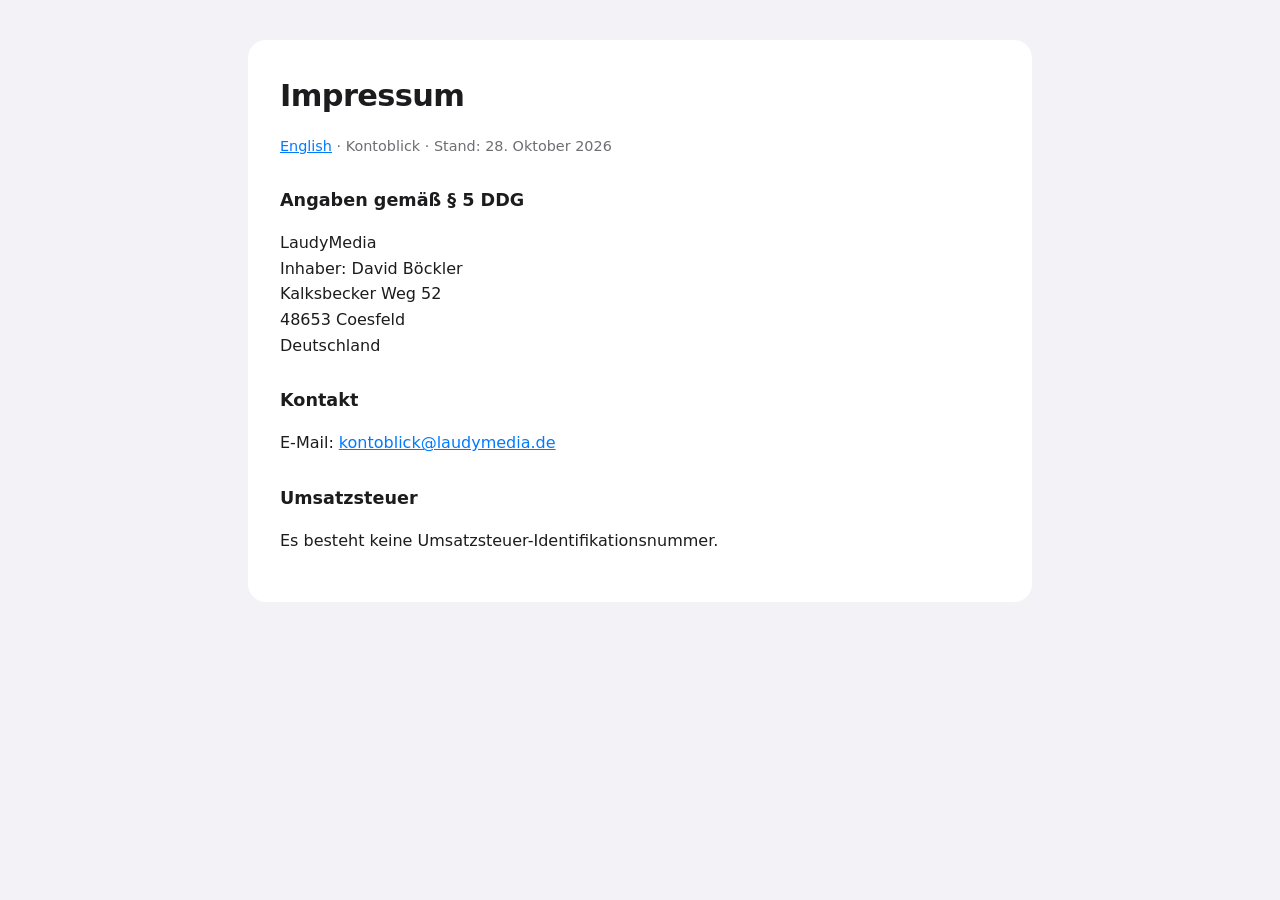
<file: impressum.html>
<!doctype html>
<html lang="de"><head><meta charset="utf-8"><meta name="viewport" content="width=device-width,initial-scale=1">
<title>Kontoblick – Impressum</title><link rel="stylesheet" href="style.css"></head>
<body><main>
<h1>Impressum</h1>
<p class="meta"><a href="imprint.html">English</a> · Kontoblick · Stand: 28. Oktober 2026</p>

<h2>Angaben gemäß § 5 DDG</h2>
<p>LaudyMedia<br>Inhaber: David Böckler<br>Kalksbecker Weg 52<br>48653 Coesfeld<br>Deutschland</p>

<h2>Kontakt</h2>
<p>E-Mail: <a href="mailto:kontoblick@laudymedia.de">kontoblick@laudymedia.de</a></p>

<h2>Umsatzsteuer</h2>
<p>Es besteht keine Umsatzsteuer-Identifikationsnummer.</p>
</main></body></html>
</file>
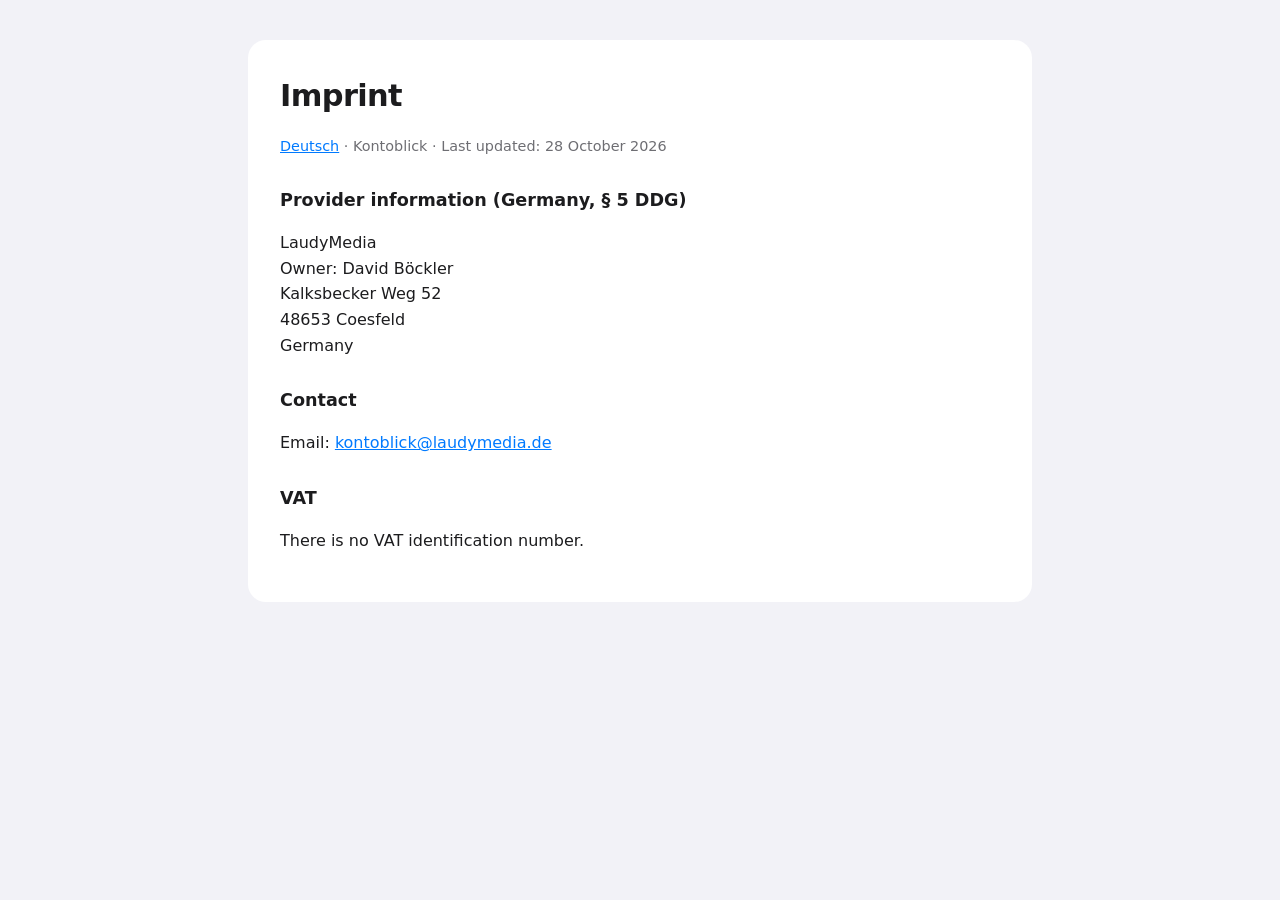
<file: imprint.html>
<!doctype html>
<html lang="en"><head><meta charset="utf-8"><meta name="viewport" content="width=device-width,initial-scale=1">
<title>Kontoblick – Imprint</title><link rel="stylesheet" href="style.css"></head>
<body><main>
<h1>Imprint</h1>
<p class="meta"><a href="impressum.html">Deutsch</a> · Kontoblick · Last updated: 28 October 2026</p>

<h2>Provider information (Germany, § 5 DDG)</h2>
<p>LaudyMedia<br>Owner: David Böckler<br>Kalksbecker Weg 52<br>48653 Coesfeld<br>Germany</p>

<h2>Contact</h2>
<p>Email: <a href="mailto:kontoblick@laudymedia.de">kontoblick@laudymedia.de</a></p>

<h2>VAT</h2>
<p>There is no VAT identification number.</p>
</main></body></html>
</file>
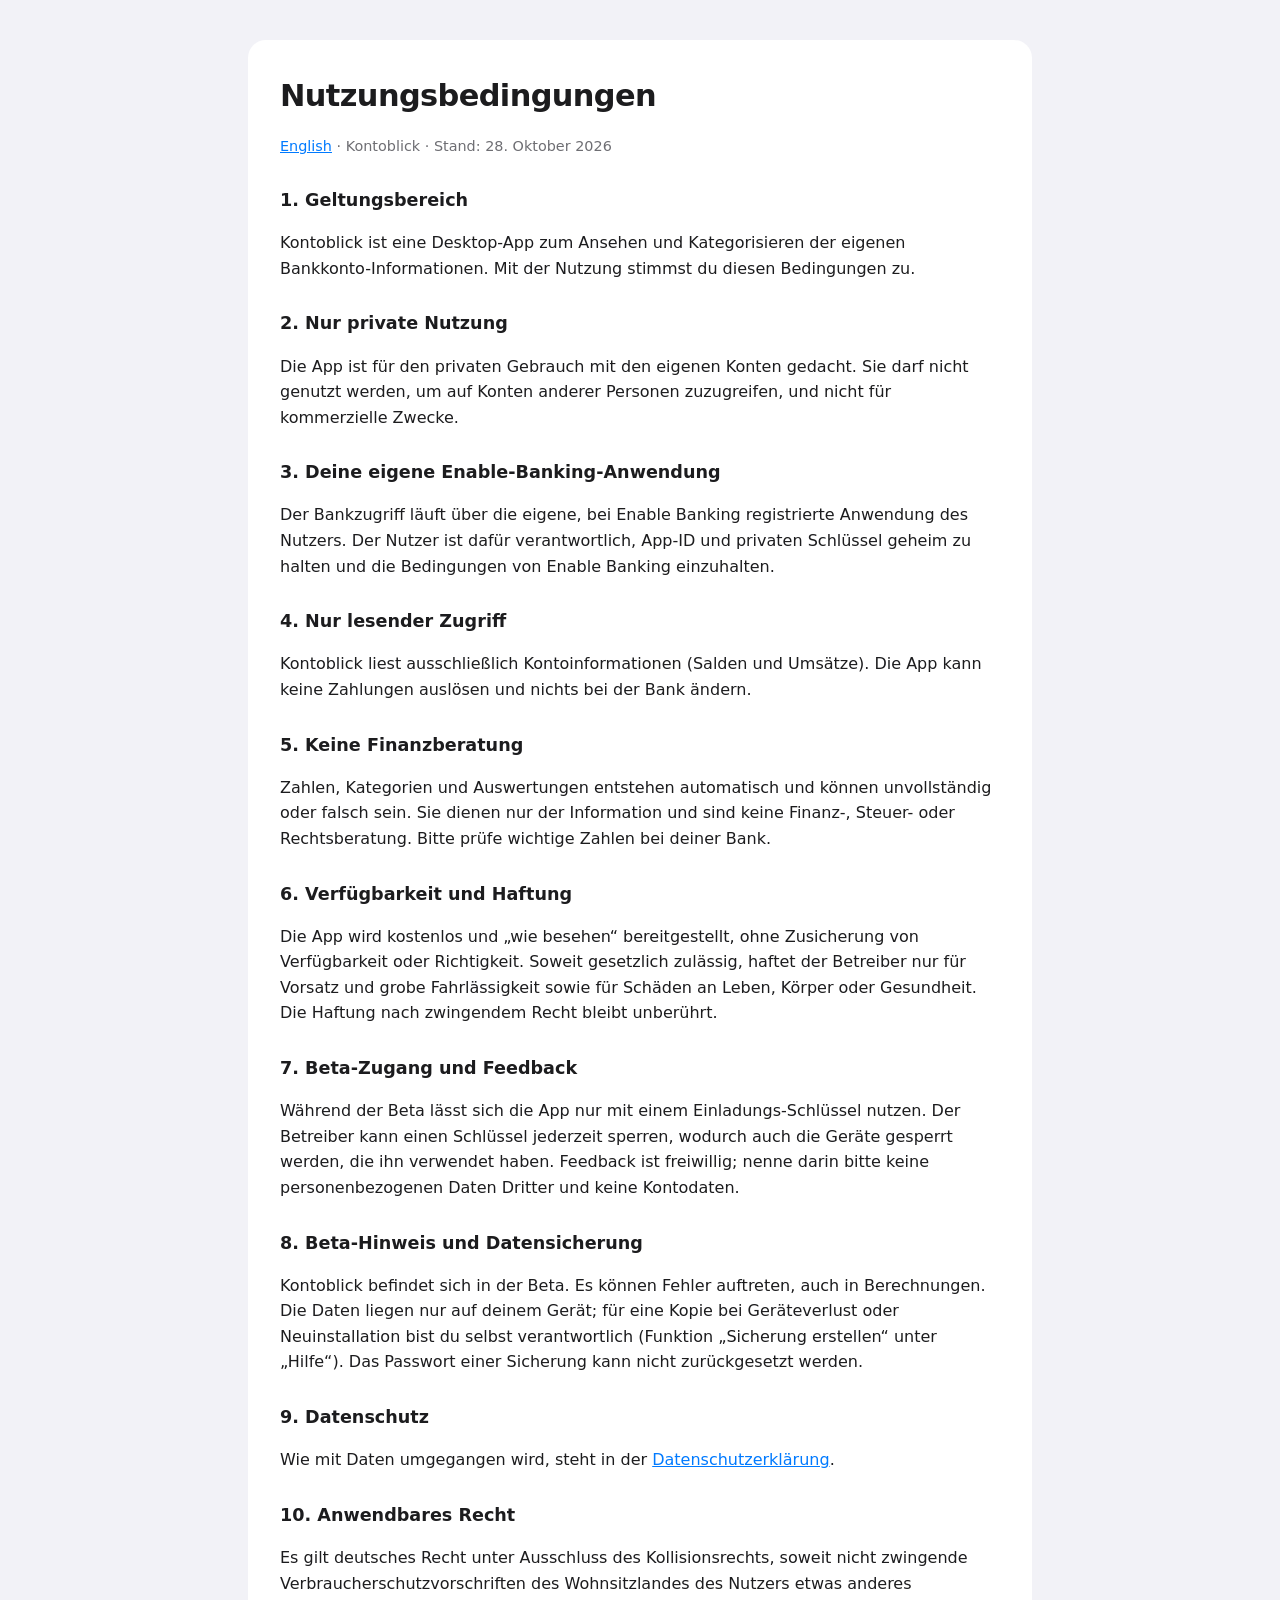
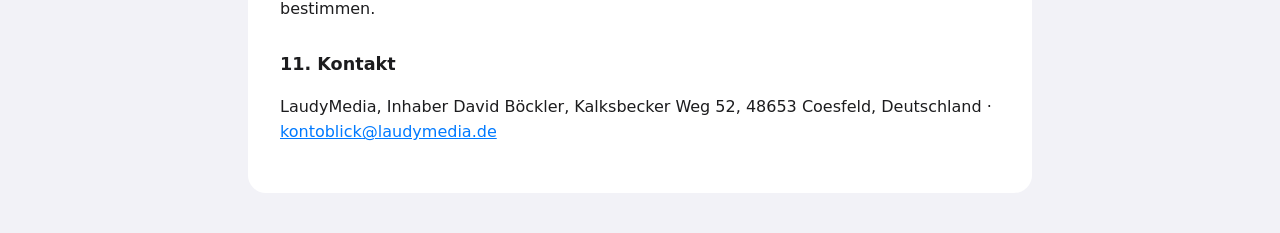
<file: nutzungsbedingungen.html>
<!doctype html>
<html lang="de"><head><meta charset="utf-8"><meta name="viewport" content="width=device-width,initial-scale=1">
<title>Kontoblick – Nutzungsbedingungen</title><link rel="stylesheet" href="style.css"></head>
<body><main>
<h1>Nutzungsbedingungen</h1>
<p class="meta"><a href="terms.html">English</a> · Kontoblick · Stand: 28. Oktober 2026</p>

<h2>1. Geltungsbereich</h2>
<p>Kontoblick ist eine Desktop-App zum Ansehen und Kategorisieren der eigenen Bankkonto-Informationen. Mit der Nutzung stimmst du diesen Bedingungen zu.</p>

<h2>2. Nur private Nutzung</h2>
<p>Die App ist für den privaten Gebrauch mit den eigenen Konten gedacht. Sie darf nicht genutzt werden, um auf Konten anderer Personen zuzugreifen, und nicht für kommerzielle Zwecke.</p>

<h2>3. Deine eigene Enable-Banking-Anwendung</h2>
<p>Der Bankzugriff läuft über die eigene, bei Enable Banking registrierte Anwendung des Nutzers. Der Nutzer ist dafür verantwortlich, App-ID und privaten Schlüssel geheim zu halten und die Bedingungen von Enable Banking einzuhalten.</p>

<h2>4. Nur lesender Zugriff</h2>
<p>Kontoblick liest ausschließlich Kontoinformationen (Salden und Umsätze). Die App kann keine Zahlungen auslösen und nichts bei der Bank ändern.</p>

<h2>5. Keine Finanzberatung</h2>
<p>Zahlen, Kategorien und Auswertungen entstehen automatisch und können unvollständig oder falsch sein. Sie dienen nur der Information und sind keine Finanz-, Steuer- oder Rechtsberatung. Bitte prüfe wichtige Zahlen bei deiner Bank.</p>

<h2>6. Verfügbarkeit und Haftung</h2>
<p>Die App wird kostenlos und „wie besehen“ bereitgestellt, ohne Zusicherung von Verfügbarkeit oder Richtigkeit. Soweit gesetzlich zulässig, haftet der Betreiber nur für Vorsatz und grobe Fahrlässigkeit sowie für Schäden an Leben, Körper oder Gesundheit. Die Haftung nach zwingendem Recht bleibt unberührt.</p>

<h2>7. Beta-Zugang und Feedback</h2>
<p>Während der Beta lässt sich die App nur mit einem Einladungs-Schlüssel nutzen. Der Betreiber kann einen Schlüssel jederzeit sperren, wodurch auch die Geräte gesperrt werden, die ihn verwendet haben. Feedback ist freiwillig; nenne darin bitte keine personenbezogenen Daten Dritter und keine Kontodaten.</p>

<h2>8. Beta-Hinweis und Datensicherung</h2>
<p>Kontoblick befindet sich in der Beta. Es können Fehler auftreten, auch in Berechnungen. Die Daten liegen nur auf deinem Gerät; für eine Kopie bei Geräteverlust oder Neuinstallation bist du selbst verantwortlich (Funktion „Sicherung erstellen“ unter „Hilfe“). Das Passwort einer Sicherung kann nicht zurückgesetzt werden.</p>

<h2>9. Datenschutz</h2>
<p>Wie mit Daten umgegangen wird, steht in der <a href="datenschutz.html">Datenschutzerklärung</a>.</p>

<h2>10. Anwendbares Recht</h2>
<p>Es gilt deutsches Recht unter Ausschluss des Kollisionsrechts, soweit nicht zwingende Verbraucherschutzvorschriften des Wohnsitzlandes des Nutzers etwas anderes bestimmen.</p>

<h2>11. Kontakt</h2>
<p>LaudyMedia, Inhaber David Böckler, Kalksbecker Weg 52, 48653 Coesfeld, Deutschland · <a href="mailto:kontoblick@laudymedia.de">kontoblick@laudymedia.de</a></p>
</main></body></html>
</file>
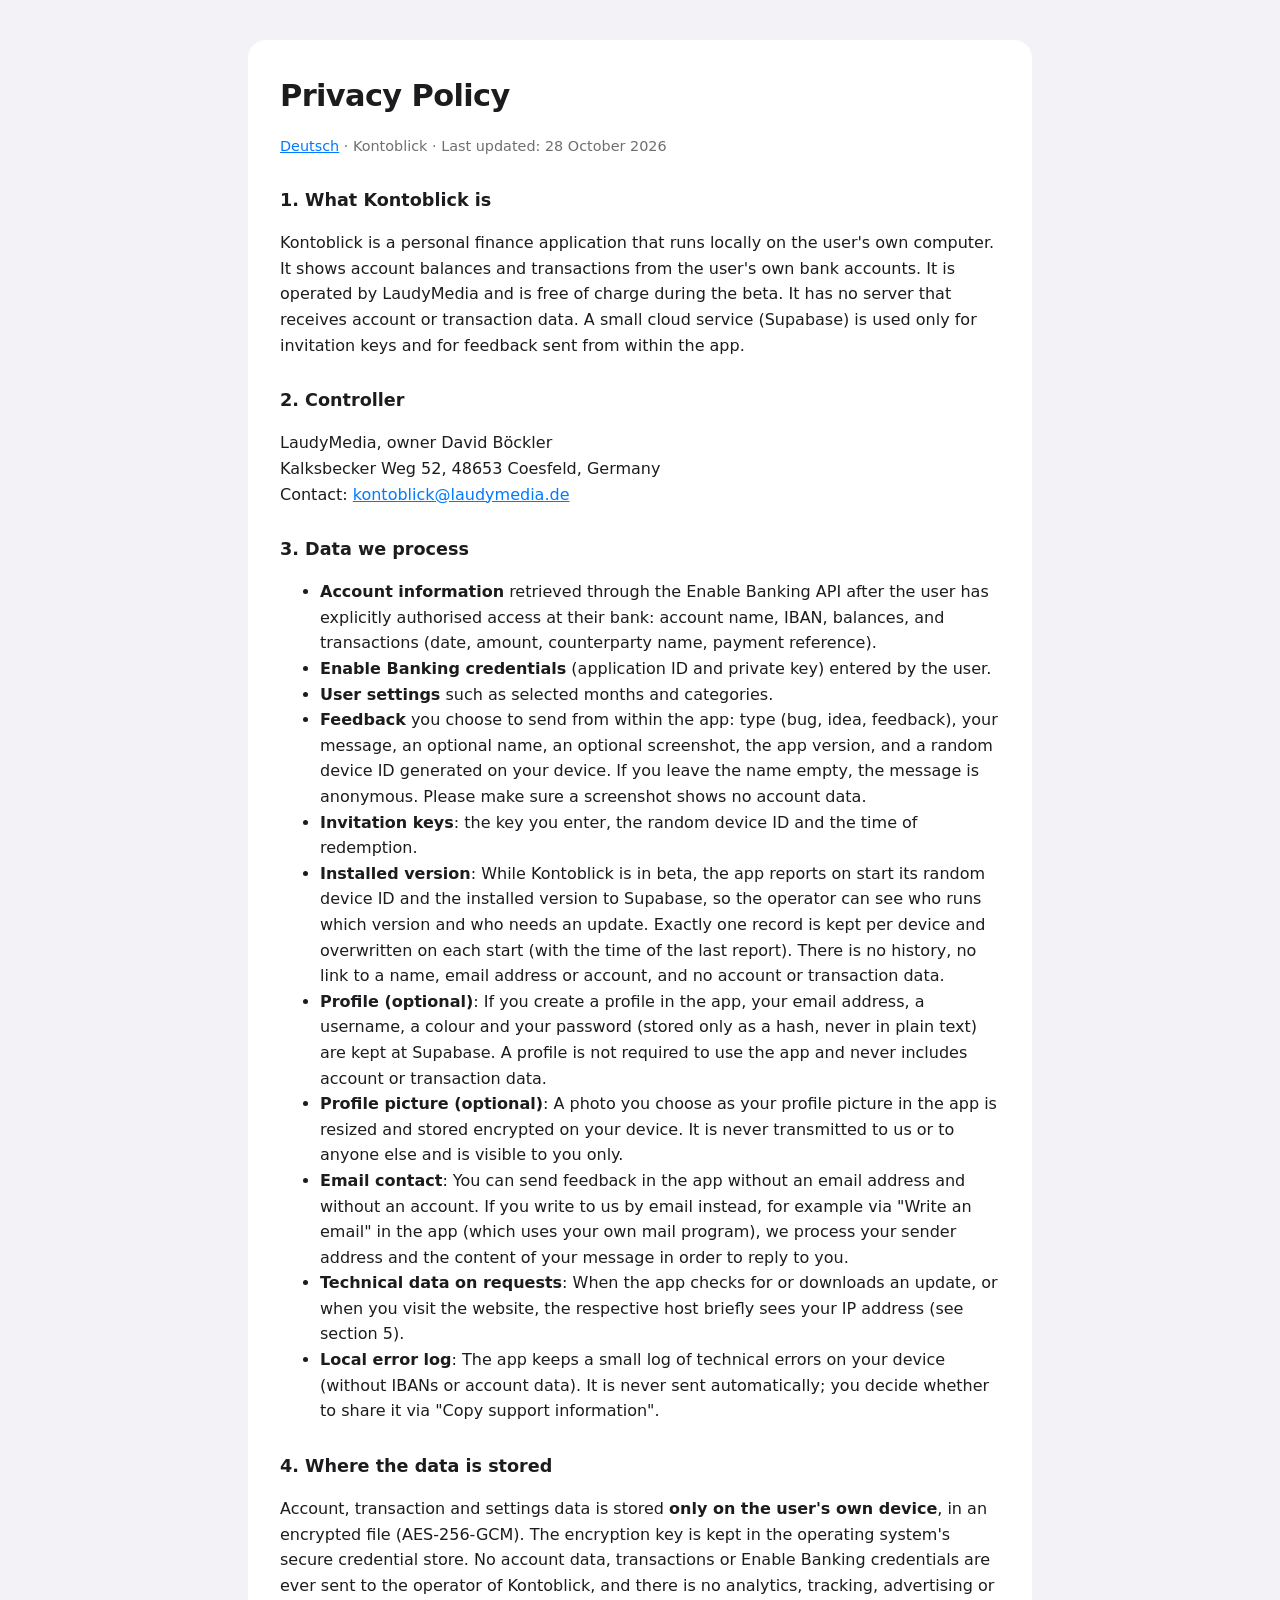
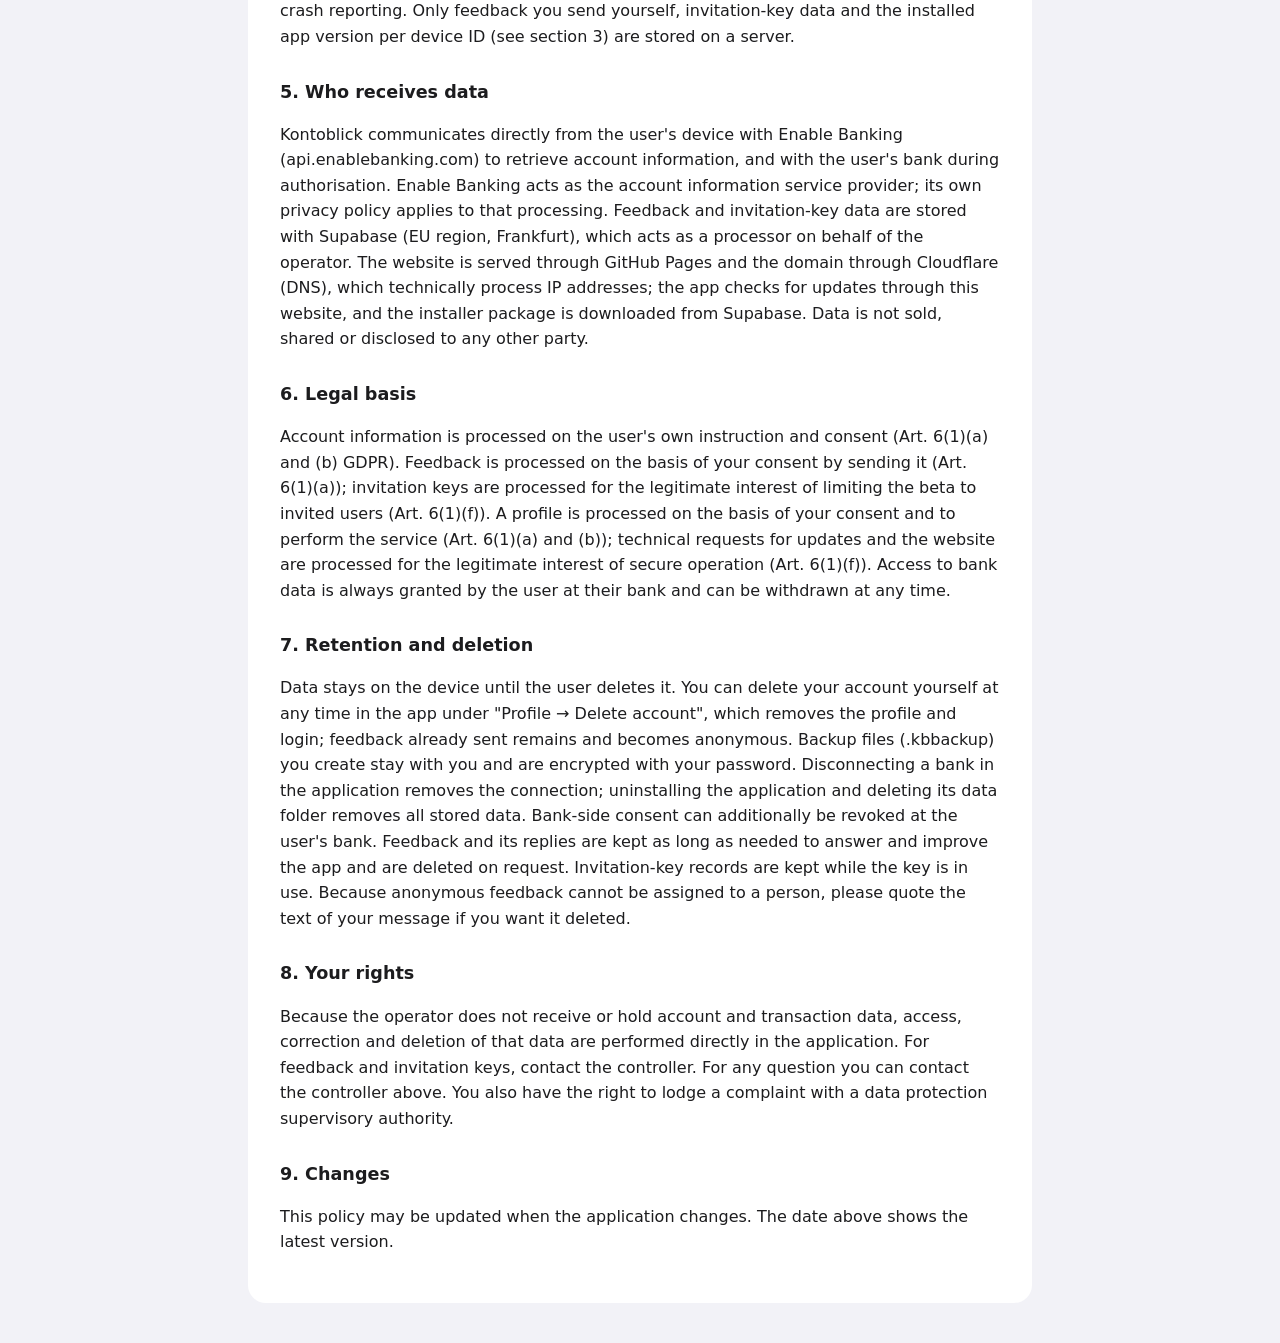
<file: privacy.html>
<!doctype html>
<html lang="en"><head><meta charset="utf-8"><meta name="viewport" content="width=device-width,initial-scale=1">
<title>Kontoblick – Privacy Policy</title><link rel="stylesheet" href="style.css"></head>
<body><main>
<h1>Privacy Policy</h1>
<p class="meta"><a href="datenschutz.html">Deutsch</a> · Kontoblick · Last updated: 28 October 2026</p>

<h2>1. What Kontoblick is</h2>
<p>Kontoblick is a personal finance application that runs locally on the user's own computer. It shows account balances and transactions from the user's own bank accounts. It is operated by LaudyMedia and is free of charge during the beta. It has no server that receives account or transaction data. A small cloud service (Supabase) is used only for invitation keys and for feedback sent from within the app.</p>

<h2>2. Controller</h2>
<p>LaudyMedia, owner David Böckler<br>Kalksbecker Weg 52, 48653 Coesfeld, Germany<br>Contact: <a href="mailto:kontoblick@laudymedia.de">kontoblick@laudymedia.de</a></p>

<h2>3. Data we process</h2>
<ul>
<li><strong>Account information</strong> retrieved through the Enable Banking API after the user has explicitly authorised access at their bank: account name, IBAN, balances, and transactions (date, amount, counterparty name, payment reference).</li>
<li><strong>Enable Banking credentials</strong> (application ID and private key) entered by the user.</li>
<li><strong>User settings</strong> such as selected months and categories.</li>
<li><strong>Feedback</strong> you choose to send from within the app: type (bug, idea, feedback), your message, an optional name, an optional screenshot, the app version, and a random device ID generated on your device. If you leave the name empty, the message is anonymous. Please make sure a screenshot shows no account data.</li>
<li><strong>Invitation keys</strong>: the key you enter, the random device ID and the time of redemption.</li>
<li><strong>Installed version</strong>: While Kontoblick is in beta, the app reports on start its random device ID and the installed version to Supabase, so the operator can see who runs which version and who needs an update. Exactly one record is kept per device and overwritten on each start (with the time of the last report). There is no history, no link to a name, email address or account, and no account or transaction data.</li>
<li><strong>Profile (optional)</strong>: If you create a profile in the app, your email address, a username, a colour and your password (stored only as a hash, never in plain text) are kept at Supabase. A profile is not required to use the app and never includes account or transaction data.</li>
<li><strong>Profile picture (optional)</strong>: A photo you choose as your profile picture in the app is resized and stored encrypted on your device. It is never transmitted to us or to anyone else and is visible to you only.</li>
<li><strong>Email contact</strong>: You can send feedback in the app without an email address and without an account. If you write to us by email instead, for example via "Write an email" in the app (which uses your own mail program), we process your sender address and the content of your message in order to reply to you.</li>
<li><strong>Technical data on requests</strong>: When the app checks for or downloads an update, or when you visit the website, the respective host briefly sees your IP address (see section 5).</li>
<li><strong>Local error log</strong>: The app keeps a small log of technical errors on your device (without IBANs or account data). It is never sent automatically; you decide whether to share it via "Copy support information".</li>
</ul>

<h2>4. Where the data is stored</h2>
<p>Account, transaction and settings data is stored <strong>only on the user's own device</strong>, in an encrypted file (AES-256-GCM). The encryption key is kept in the operating system's secure credential store. No account data, transactions or Enable Banking credentials are ever sent to the operator of Kontoblick, and there is no analytics, tracking, advertising or crash reporting. Only feedback you send yourself, invitation-key data and the installed app version per device ID (see section 3) are stored on a server.</p>

<h2>5. Who receives data</h2>
<p>Kontoblick communicates directly from the user's device with Enable Banking (api.enablebanking.com) to retrieve account information, and with the user's bank during authorisation. Enable Banking acts as the account information service provider; its own privacy policy applies to that processing. Feedback and invitation-key data are stored with Supabase (EU region, Frankfurt), which acts as a processor on behalf of the operator. The website is served through GitHub Pages and the domain through Cloudflare (DNS), which technically process IP addresses; the app checks for updates through this website, and the installer package is downloaded from Supabase. Data is not sold, shared or disclosed to any other party.</p>

<h2>6. Legal basis</h2>
<p>Account information is processed on the user's own instruction and consent (Art. 6(1)(a) and (b) GDPR). Feedback is processed on the basis of your consent by sending it (Art. 6(1)(a)); invitation keys are processed for the legitimate interest of limiting the beta to invited users (Art. 6(1)(f)). A profile is processed on the basis of your consent and to perform the service (Art. 6(1)(a) and (b)); technical requests for updates and the website are processed for the legitimate interest of secure operation (Art. 6(1)(f)). Access to bank data is always granted by the user at their bank and can be withdrawn at any time.</p>

<h2>7. Retention and deletion</h2>
<p>Data stays on the device until the user deletes it. You can delete your account yourself at any time in the app under "Profile → Delete account", which removes the profile and login; feedback already sent remains and becomes anonymous. Backup files (.kbbackup) you create stay with you and are encrypted with your password. Disconnecting a bank in the application removes the connection; uninstalling the application and deleting its data folder removes all stored data. Bank-side consent can additionally be revoked at the user's bank. Feedback and its replies are kept as long as needed to answer and improve the app and are deleted on request. Invitation-key records are kept while the key is in use. Because anonymous feedback cannot be assigned to a person, please quote the text of your message if you want it deleted.</p>

<h2>8. Your rights</h2>
<p>Because the operator does not receive or hold account and transaction data, access, correction and deletion of that data are performed directly in the application. For feedback and invitation keys, contact the controller. For any question you can contact the controller above. You also have the right to lodge a complaint with a data protection supervisory authority.</p>

<h2>9. Changes</h2>
<p>This policy may be updated when the application changes. The date above shows the latest version.</p>
</main></body></html>
</file>
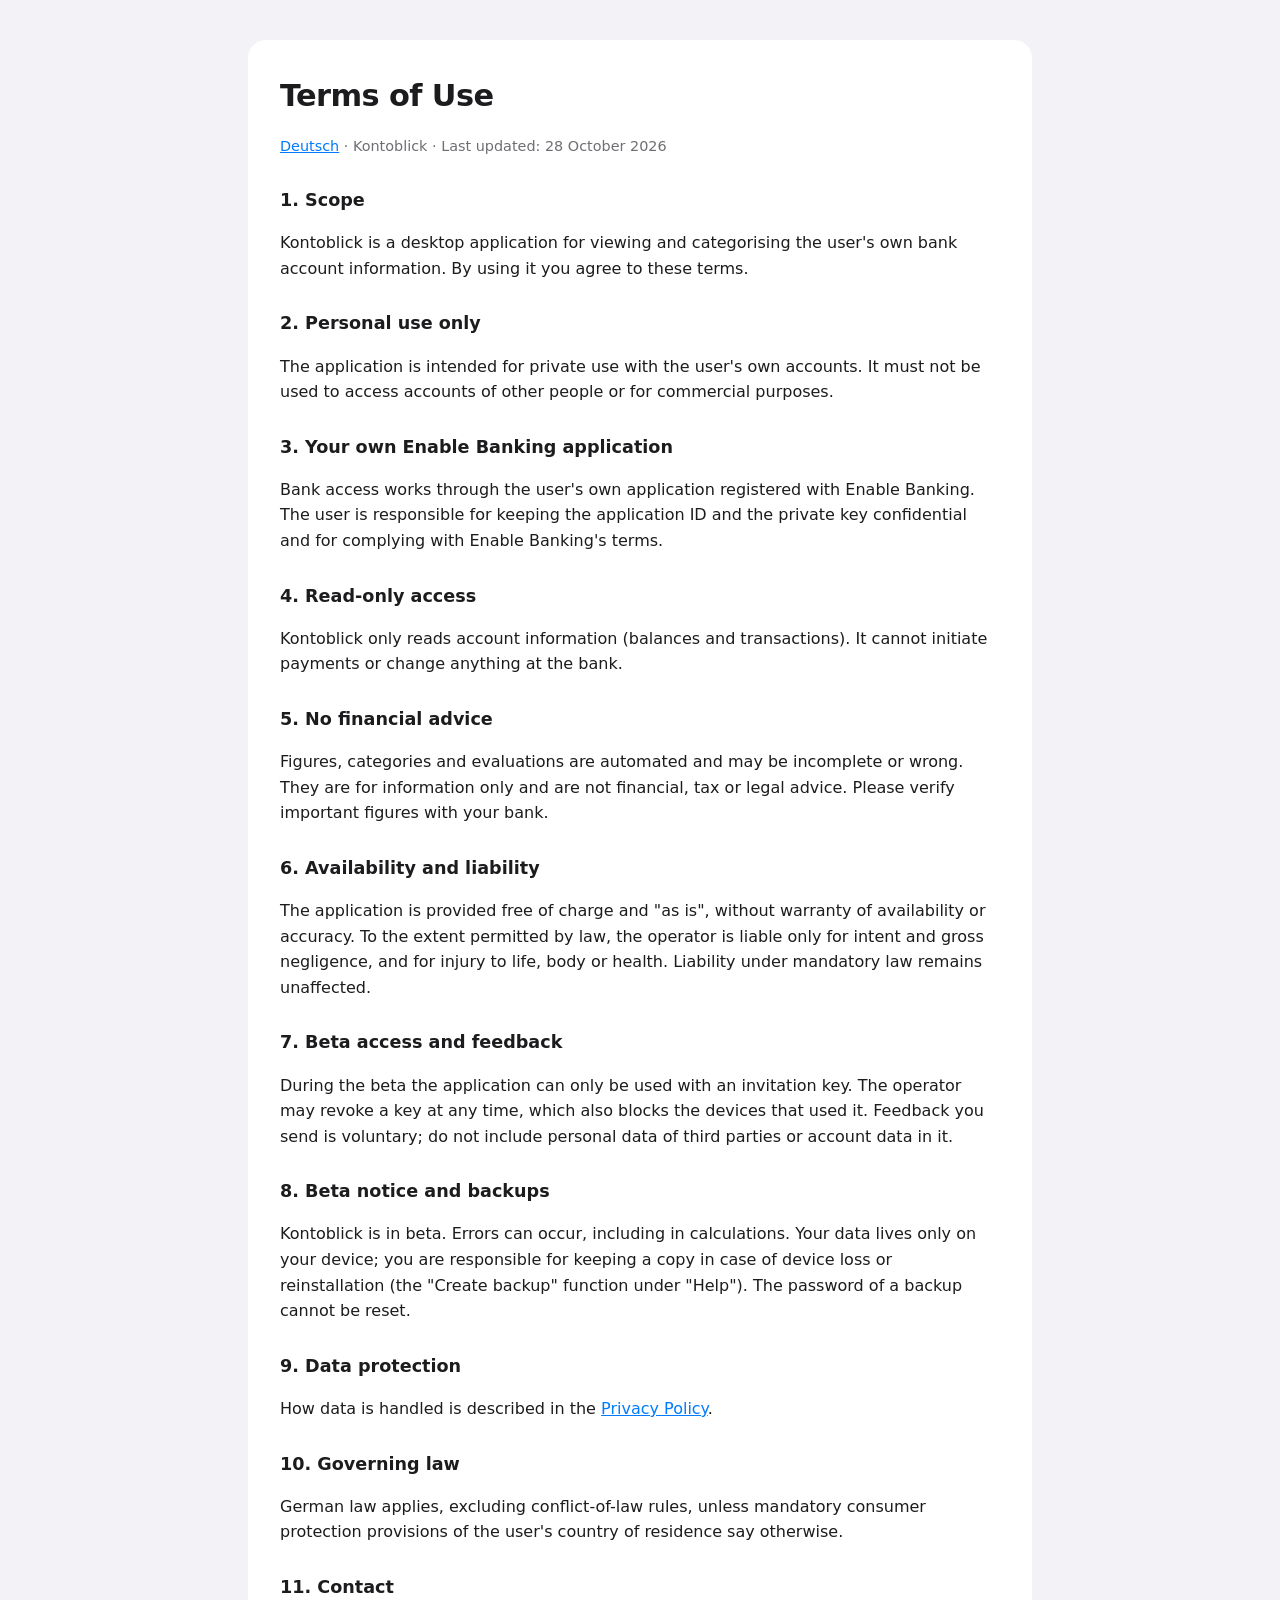
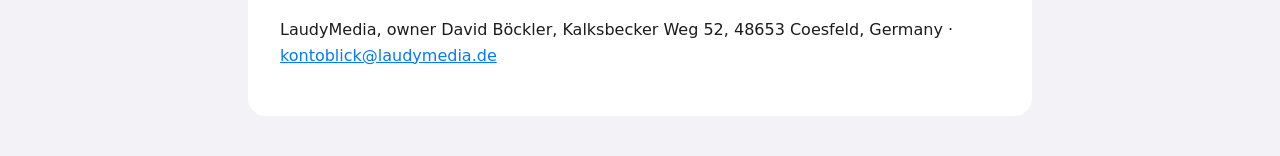
<file: terms.html>
<!doctype html>
<html lang="en"><head><meta charset="utf-8"><meta name="viewport" content="width=device-width,initial-scale=1">
<title>Kontoblick – Terms of Use</title><link rel="stylesheet" href="style.css"></head>
<body><main>
<h1>Terms of Use</h1>
<p class="meta"><a href="nutzungsbedingungen.html">Deutsch</a> · Kontoblick · Last updated: 28 October 2026</p>

<h2>1. Scope</h2>
<p>Kontoblick is a desktop application for viewing and categorising the user's own bank account information. By using it you agree to these terms.</p>

<h2>2. Personal use only</h2>
<p>The application is intended for private use with the user's own accounts. It must not be used to access accounts of other people or for commercial purposes.</p>

<h2>3. Your own Enable Banking application</h2>
<p>Bank access works through the user's own application registered with Enable Banking. The user is responsible for keeping the application ID and the private key confidential and for complying with Enable Banking's terms.</p>

<h2>4. Read-only access</h2>
<p>Kontoblick only reads account information (balances and transactions). It cannot initiate payments or change anything at the bank.</p>

<h2>5. No financial advice</h2>
<p>Figures, categories and evaluations are automated and may be incomplete or wrong. They are for information only and are not financial, tax or legal advice. Please verify important figures with your bank.</p>

<h2>6. Availability and liability</h2>
<p>The application is provided free of charge and "as is", without warranty of availability or accuracy. To the extent permitted by law, the operator is liable only for intent and gross negligence, and for injury to life, body or health. Liability under mandatory law remains unaffected.</p>

<h2>7. Beta access and feedback</h2>
<p>During the beta the application can only be used with an invitation key. The operator may revoke a key at any time, which also blocks the devices that used it. Feedback you send is voluntary; do not include personal data of third parties or account data in it.</p>

<h2>8. Beta notice and backups</h2>
<p>Kontoblick is in beta. Errors can occur, including in calculations. Your data lives only on your device; you are responsible for keeping a copy in case of device loss or reinstallation (the "Create backup" function under "Help"). The password of a backup cannot be reset.</p>

<h2>9. Data protection</h2>
<p>How data is handled is described in the <a href="privacy.html">Privacy Policy</a>.</p>

<h2>10. Governing law</h2>
<p>German law applies, excluding conflict-of-law rules, unless mandatory consumer protection provisions of the user's country of residence say otherwise.</p>

<h2>11. Contact</h2>
<p>LaudyMedia, owner David Böckler, Kalksbecker Weg 52, 48653 Coesfeld, Germany · <a href="mailto:kontoblick@laudymedia.de">kontoblick@laudymedia.de</a></p>
</main></body></html>
</file>
<file: style.css>
:root{color-scheme:light dark;--bg:#f2f2f7;--card:#fff;--text:#1c1c1e;--muted:#6e6e73;--blue:#007aff}
@media (prefers-color-scheme:dark){:root{--bg:#000;--card:#1c1c1e;--text:#f5f5f7;--muted:#98989d;--blue:#0a84ff}}
body{margin:0;background:var(--bg);color:var(--text);font:16px/1.6 -apple-system,"Segoe UI",system-ui,sans-serif}
main{max-width:720px;margin:40px auto;padding:32px;background:var(--card);border-radius:18px}
@media(max-width:760px){main{margin:0;border-radius:0;padding:24px 20px}}
h1{font-size:1.9rem;letter-spacing:-.02em;margin:0 0 4px}h2{font-size:1.1rem;margin:28px 0 6px}
p,li{color:var(--text)}.meta{color:var(--muted);font-size:.9rem}a{color:var(--blue)}
</file>
